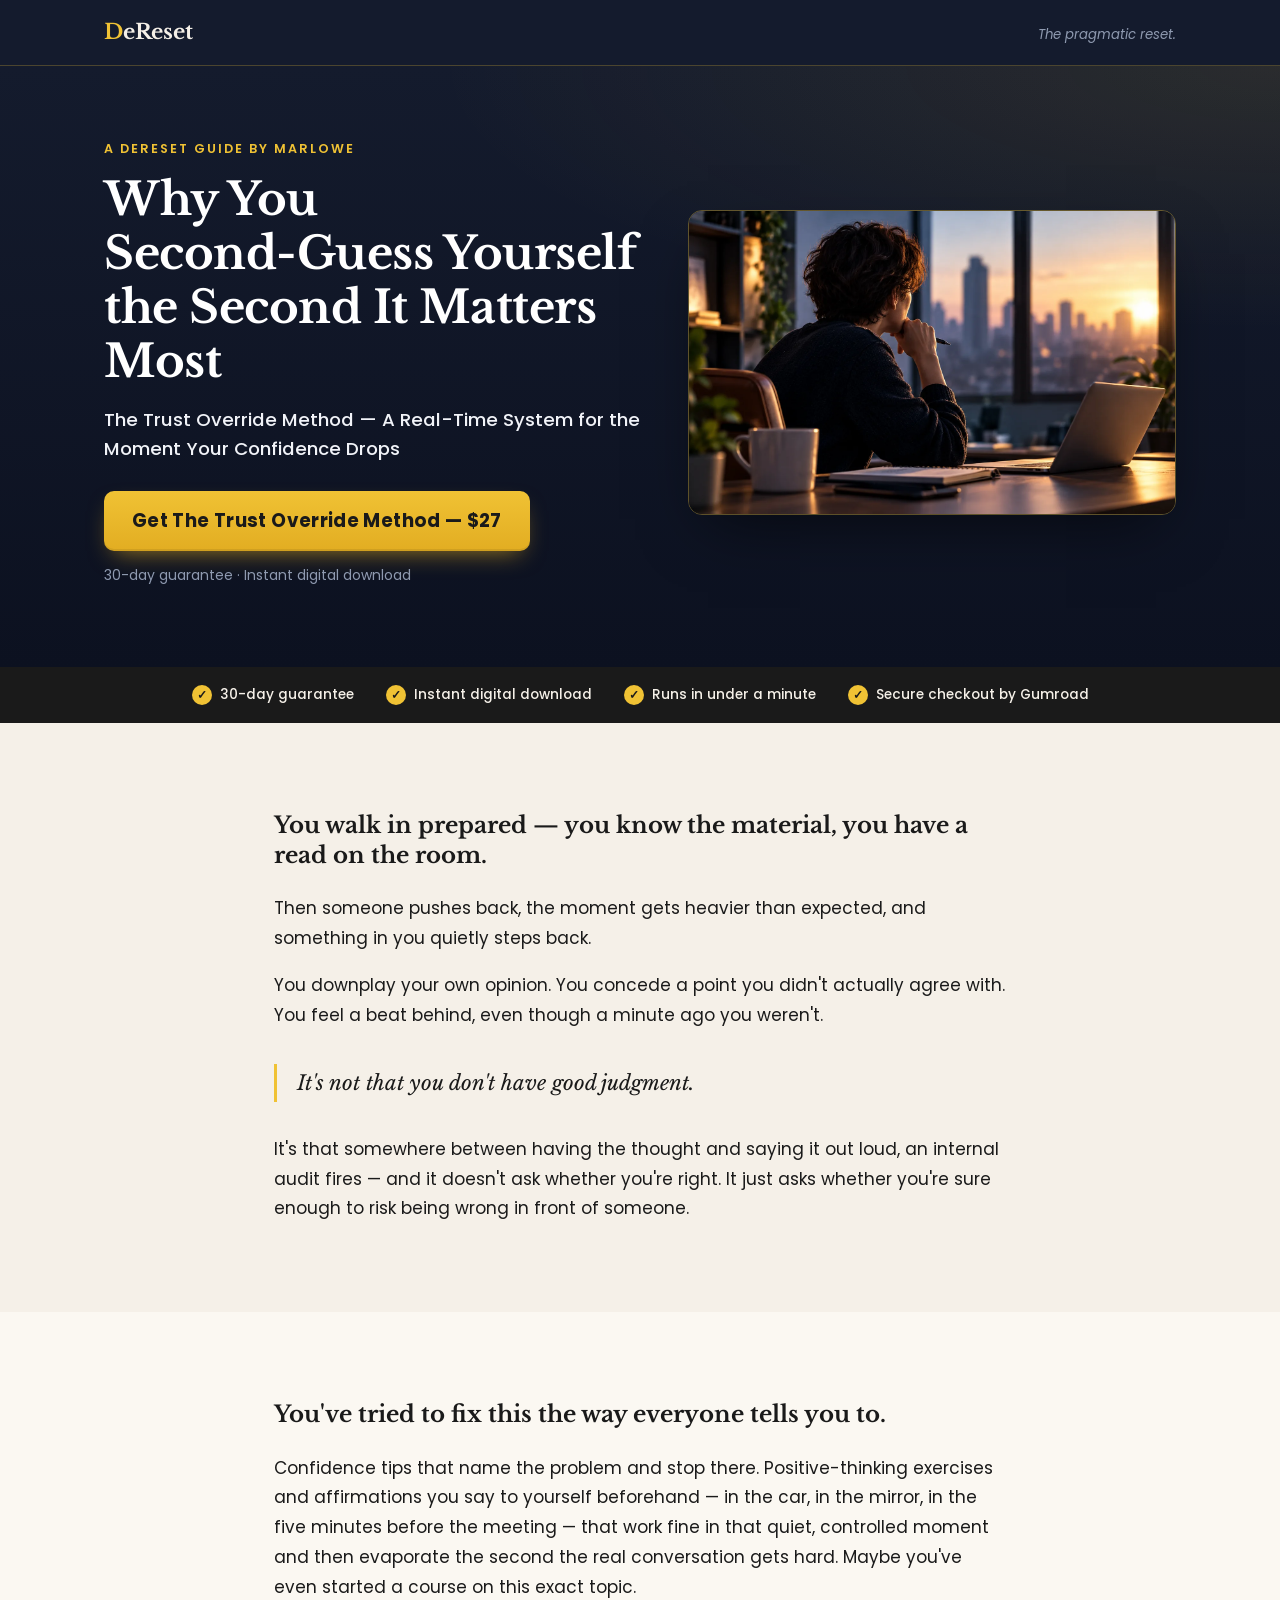
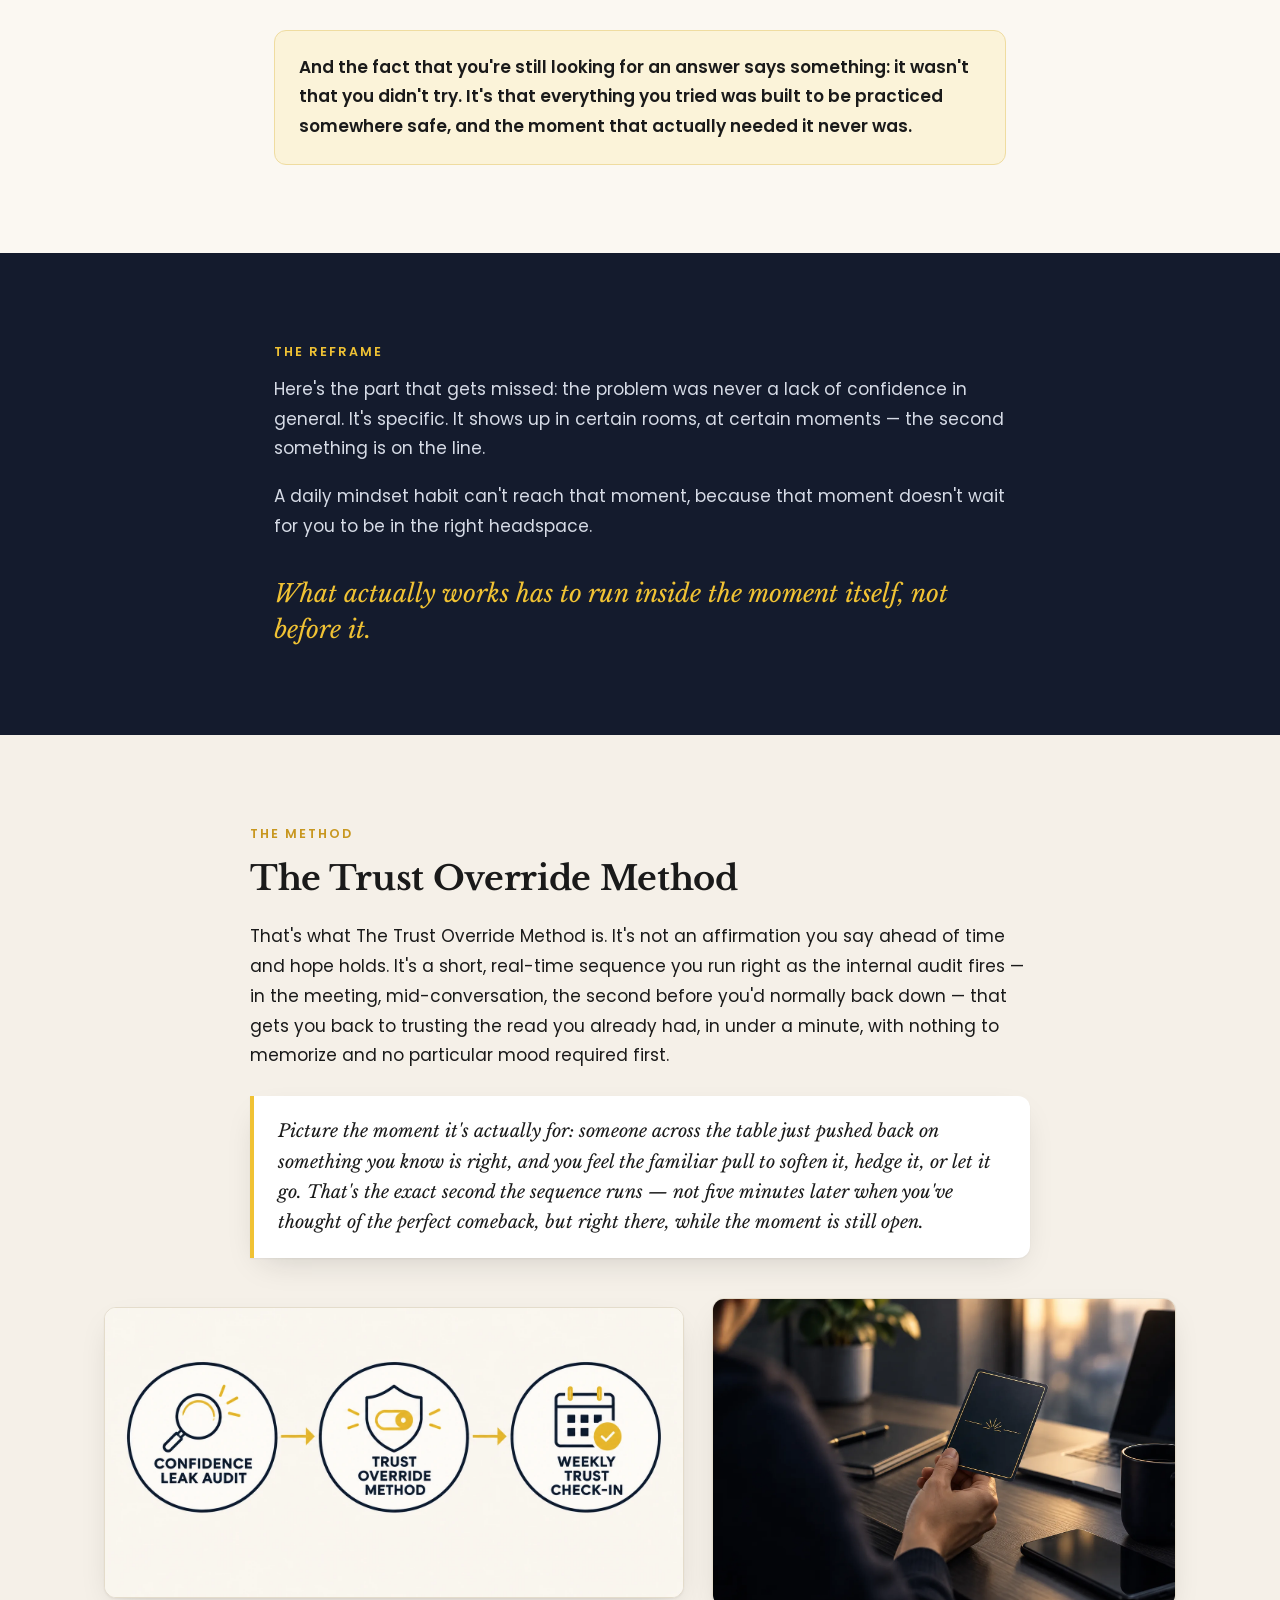
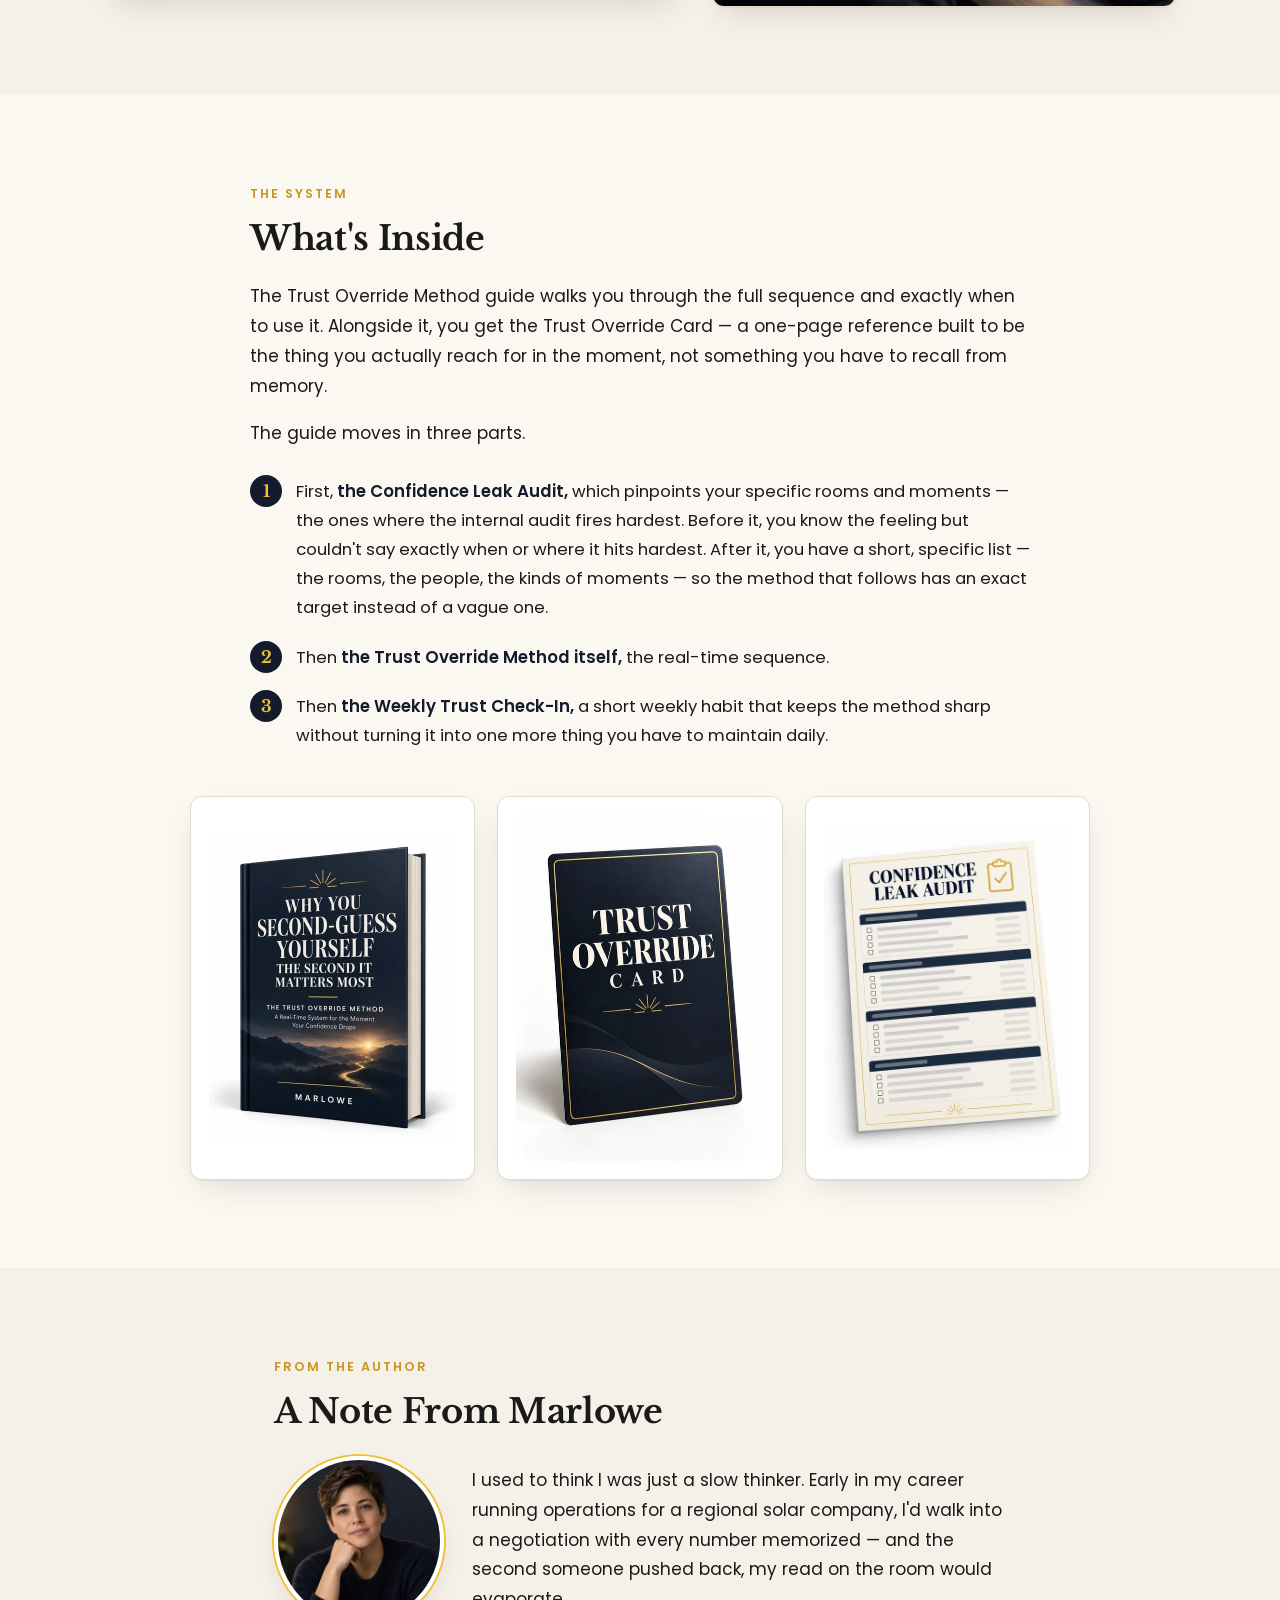
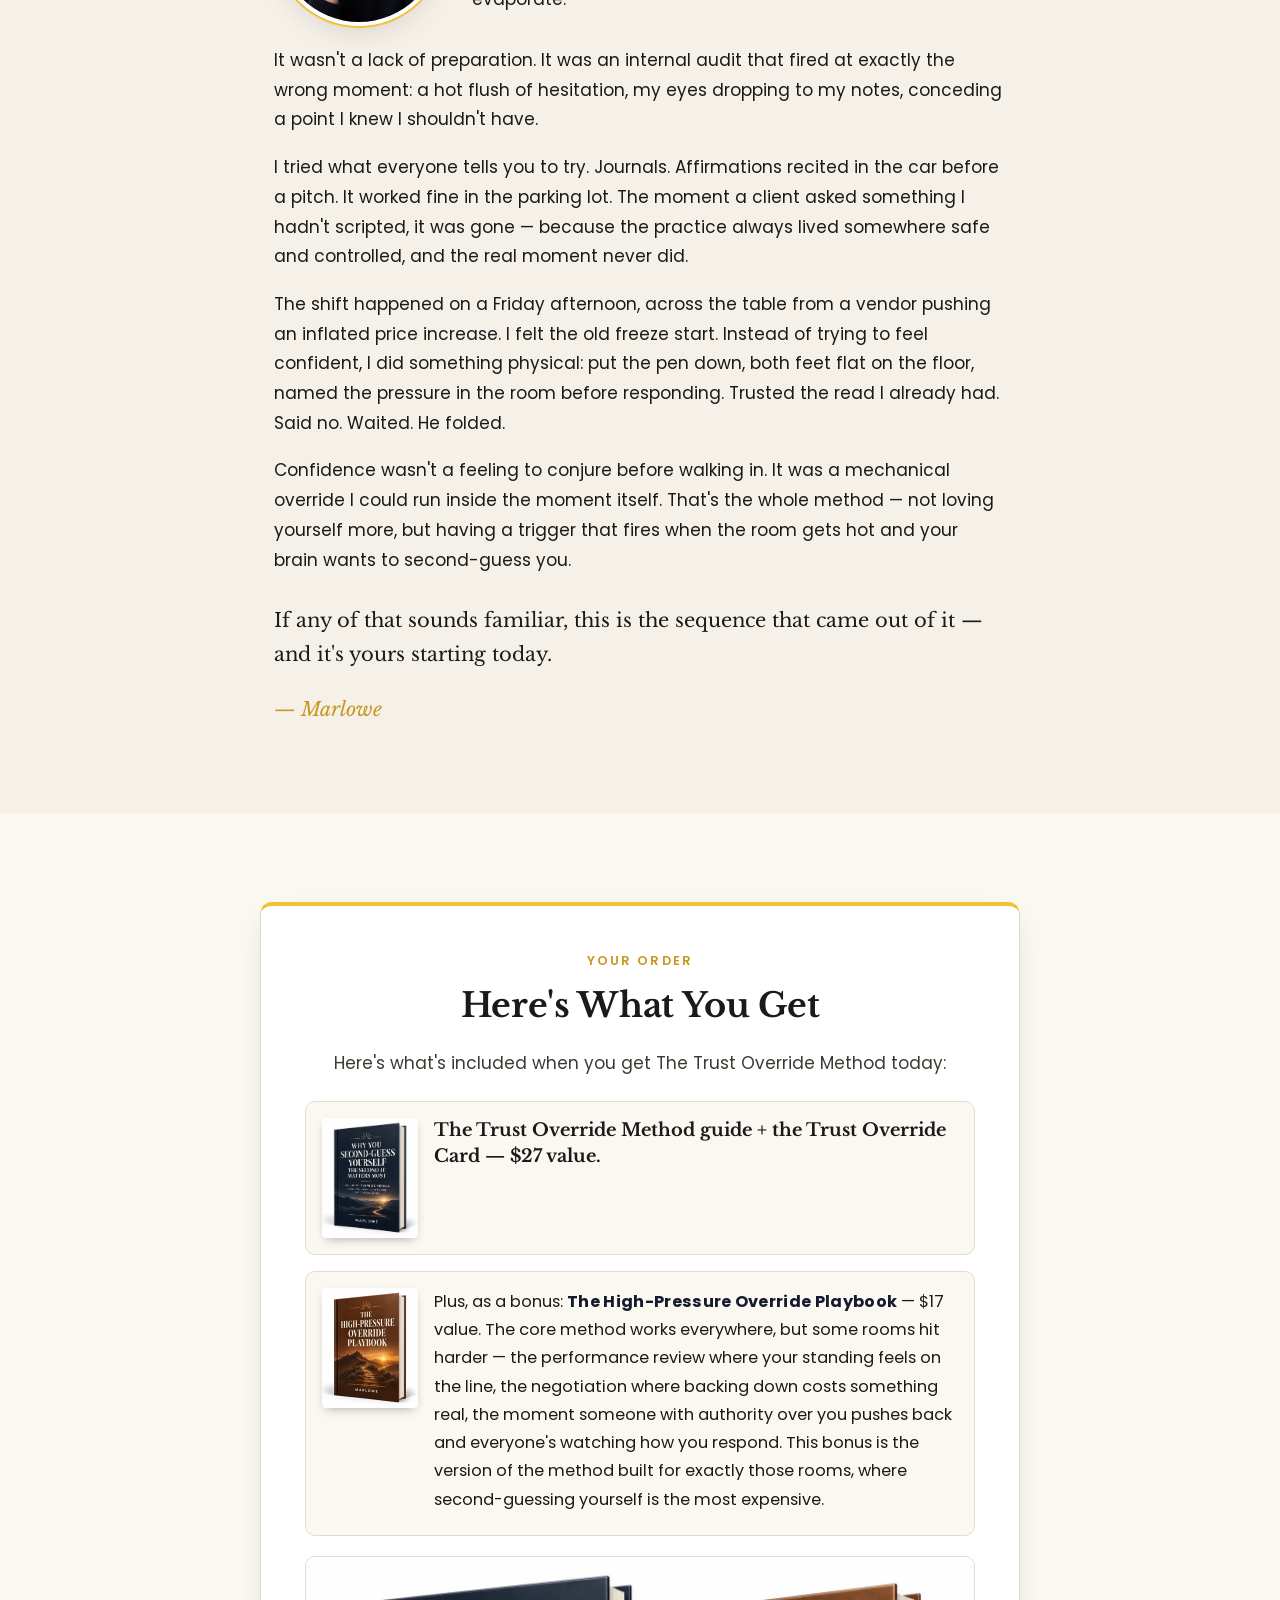
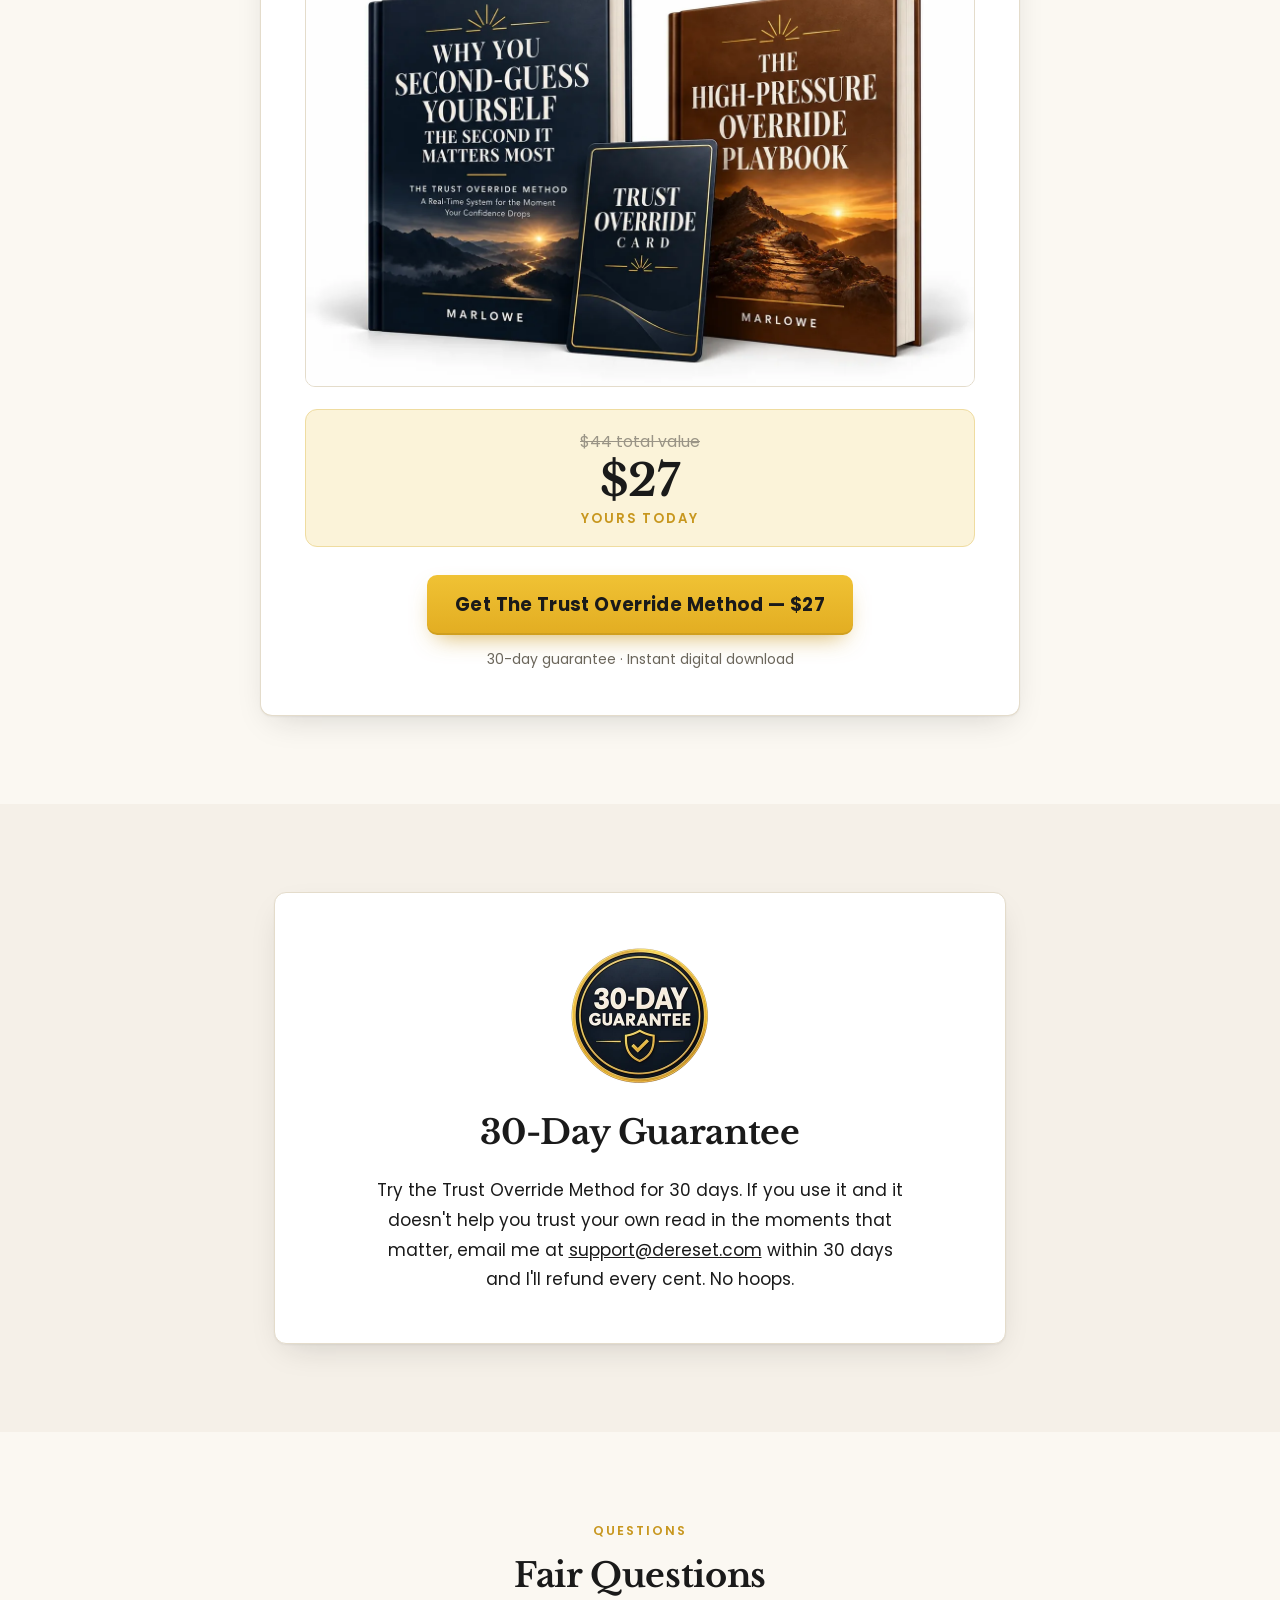
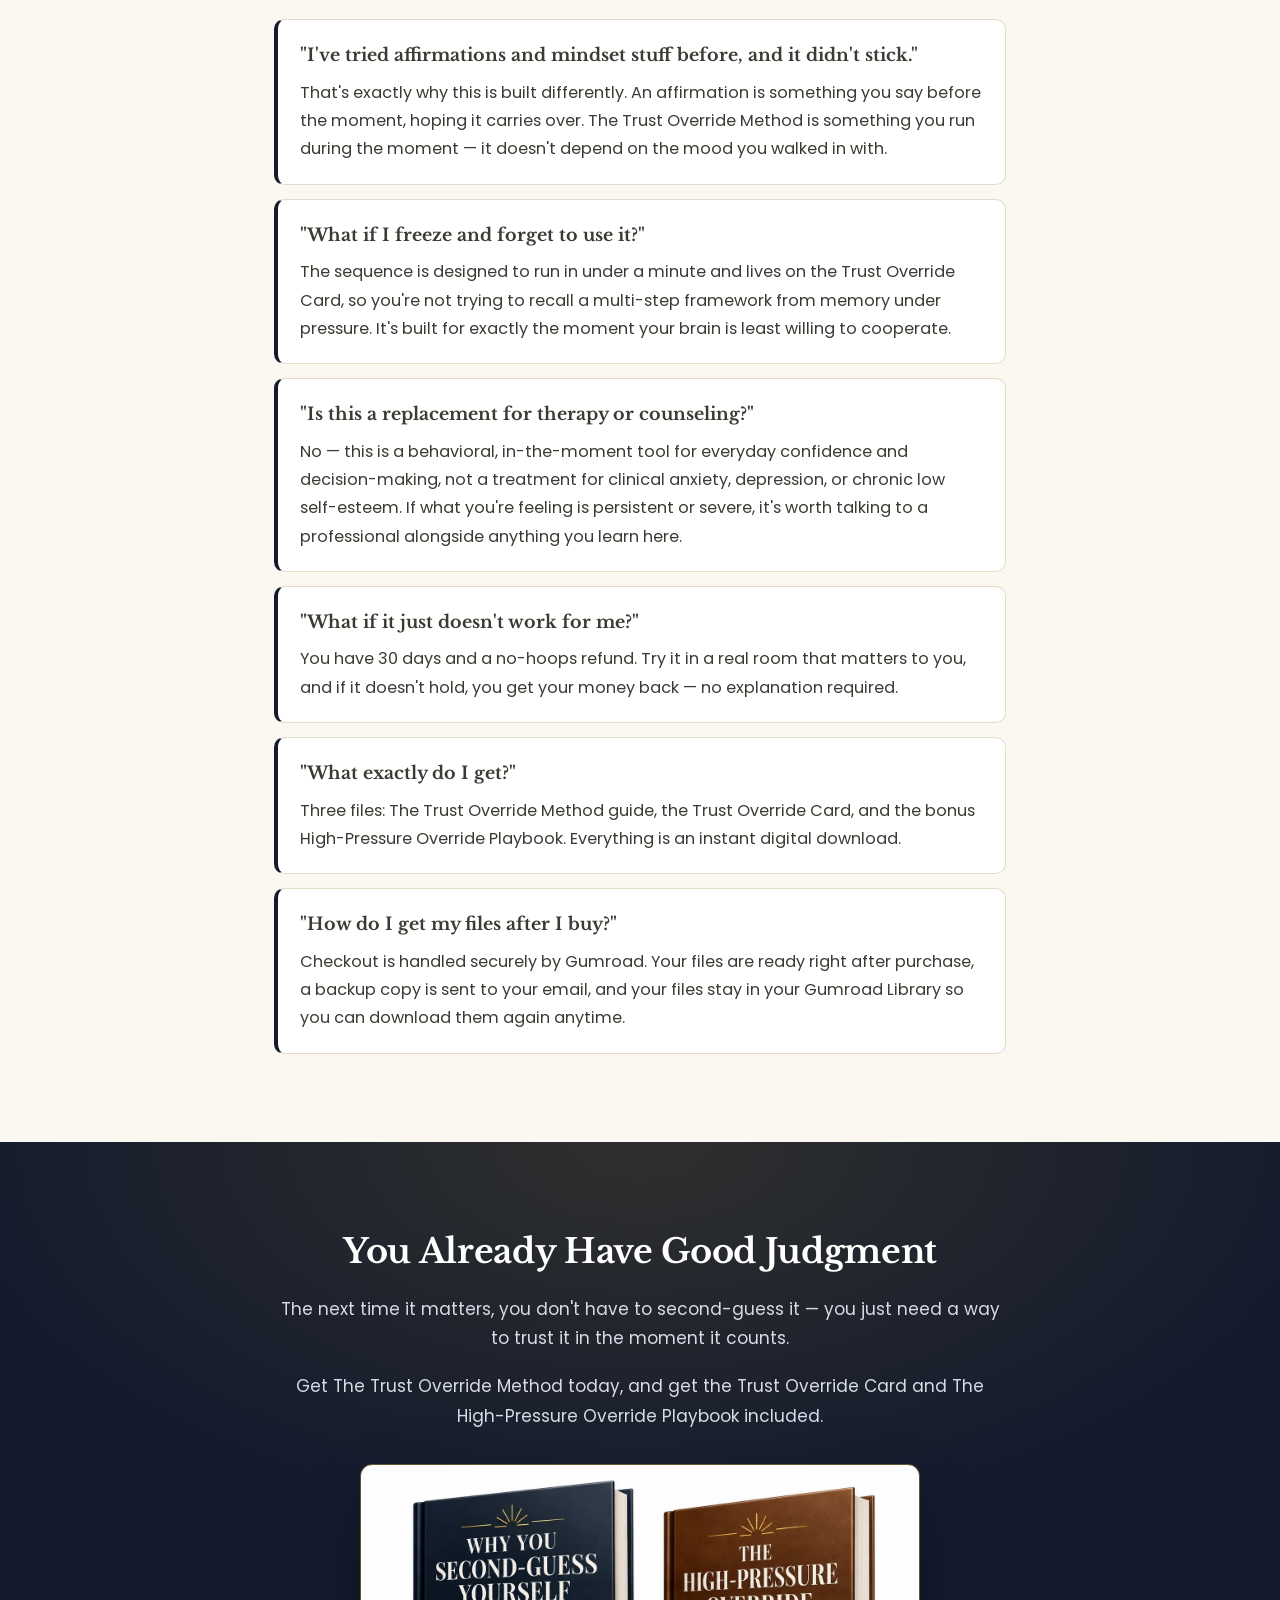
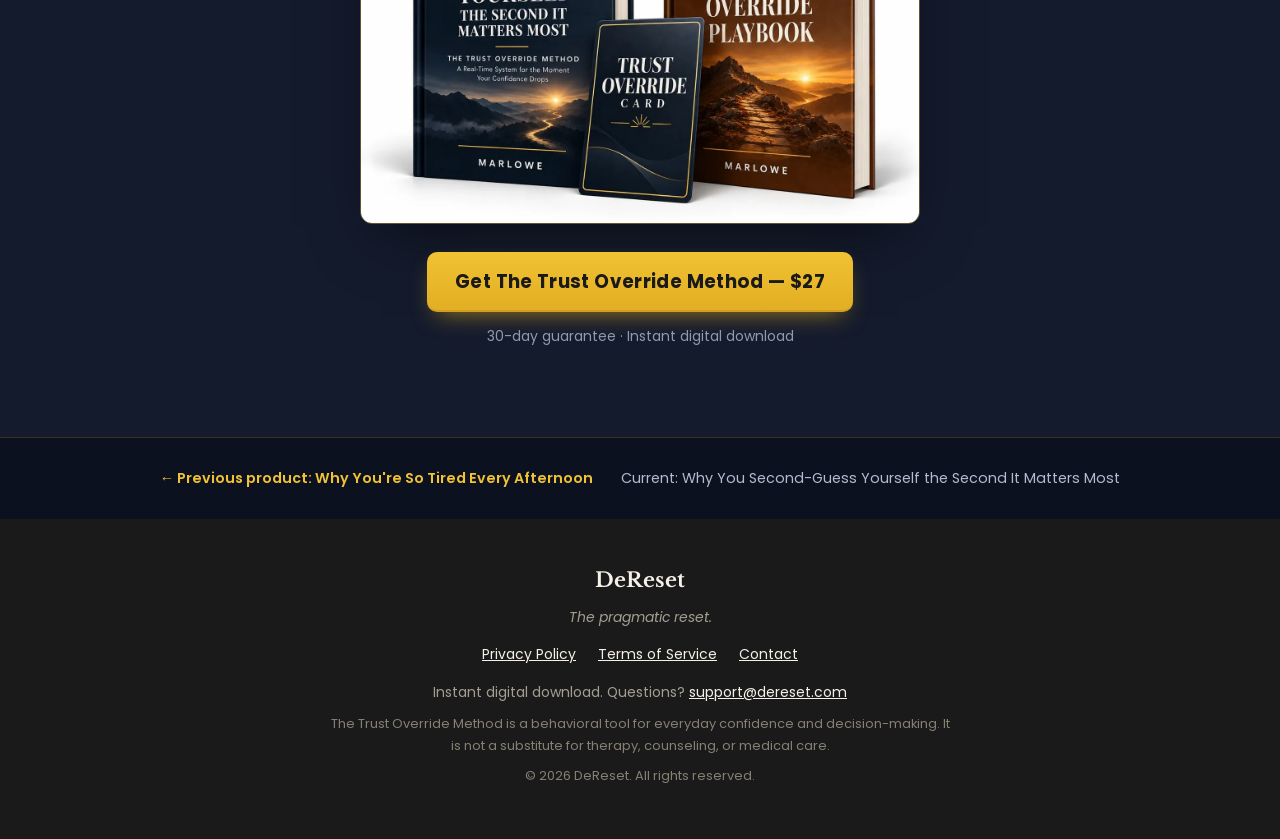
<file: index.html>
<!DOCTYPE html>
<html lang="en">
<head>
<meta charset="UTF-8">
<meta name="viewport" content="width=device-width, initial-scale=1.0">
<title>Why You Second-Guess Yourself the Second It Matters Most — The Trust Override Method | DeReset</title>
<meta name="description" content="The Trust Override Method — A Real-Time System for the Moment Your Confidence Drops. A short, real-time sequence you run right as the internal audit fires. 30-day guarantee.">
<link rel="canonical" href="https://trust-override-method.dereset.com/">
<meta name="theme-color" content="#141b2d">
<meta property="og:type" content="product">
<meta property="og:site_name" content="DeReset">
<meta property="og:title" content="Why You Second-Guess Yourself the Second It Matters Most">
<meta property="og:description" content="The Trust Override Method — A Real-Time System for the Moment Your Confidence Drops.">
<meta property="og:url" content="https://trust-override-method.dereset.com/">
<meta property="og:image" content="https://trust-override-method.dereset.com/assets/hero-high-pressure-moment.webp">
<meta name="twitter:card" content="summary_large_image">
<link href="https://fonts.googleapis.com" rel="preconnect">
<link crossorigin="" href="https://fonts.gstatic.com" rel="preconnect">
<link href="https://fonts.googleapis.com/css2?family=Libre+Baskerville:ital,wght@0,400;0,700;1,400&amp;family=Poppins:wght@400;500;600;700&amp;display=swap" rel="stylesheet">
<link href="styles/sales.css" rel="stylesheet">
</head>
<body>

<a class="skip-link" href="#main">Skip to content</a>

<header class="brand-bar">
  <div class="container brand-bar-inner">
    <a class="brand-mark" href="https://dereset.com/">DeReset</a>
    <span class="brand-tag">The pragmatic reset.</span>
  </div>
</header>

<main id="main">

<section id="hero" class="hero">
  <div class="container hero-grid">
    <div class="hero-copy">
      <p class="eyebrow eyebrow-gold">A DeReset guide by Marlowe</p>
      <h1>Why You <span class="nowrap">Second-Guess</span> Yourself the Second It Matters Most</h1>
      <p class="subheadline">The Trust Override Method — A Real-Time System for the Moment Your Confidence Drops</p>
      <a class="cta-btn" href="https://dereset.gumroad.com/l/trust-override-method">Get The Trust Override Method — $27</a>
      <p class="cta-btn-sub">30-day guarantee · Instant digital download</p>
    </div>
    <figure class="hero-media">
      <img src="assets/hero-high-pressure-moment.webp" alt="Hero visual showing a high-pressure moment when an internal audit fires." width="1520" height="951">
    </figure>
  </div>
</section>

<div class="trust-strip">
  <ul class="container trust-list">
    <li><span class="trust-icon" aria-hidden="true">✓</span>30-day guarantee</li>
    <li><span class="trust-icon" aria-hidden="true">✓</span>Instant digital download</li>
    <li><span class="trust-icon" aria-hidden="true">✓</span>Runs in under a minute</li>
    <li><span class="trust-icon" aria-hidden="true">✓</span>Secure checkout by Gumroad</li>
  </ul>
</div>

<section id="pain" class="band band-cream">
  <div class="container narrow prose">
    <p class="lead">You walk in prepared — you know the material, you have a read on the room.</p>
    <p>Then someone pushes back, the moment gets heavier than expected, and something in you quietly steps back.</p>
    <p>You downplay your own opinion. You concede a point you didn't actually agree with. You feel a beat behind, even though a minute ago you weren't.</p>
    <p class="pull">It's not that you don't have good judgment.</p>
    <p>It's that somewhere between having the thought and saying it out loud, an internal audit fires — and it doesn't ask whether you're right. It just asks whether you're sure enough to risk being wrong in front of someone.</p>
  </div>
</section>

<section id="agitation" class="band band-paper">
  <div class="container narrow prose">
    <p class="lead">You've tried to fix this the way everyone tells you to.</p>
    <p>Confidence tips that name the problem and stop there. Positive-thinking exercises and affirmations you say to yourself beforehand — in the car, in the mirror, in the five minutes before the meeting — that work fine in that quiet, controlled moment and then evaporate the second the real conversation gets hard. Maybe you've even started a course on this exact topic.</p>
    <p class="callout"><strong>And the fact that you're still looking for an answer says something: it wasn't that you didn't try. It's that everything you tried was built to be practiced somewhere safe, and the moment that actually needed it never was.</strong></p>
  </div>
</section>

<section id="reframe" class="band band-dark">
  <div class="container narrow prose">
    <p class="eyebrow eyebrow-gold">The reframe</p>
    <p>Here's the part that gets missed: the problem was never a lack of confidence in general. It's specific. It shows up in certain rooms, at certain moments — the second something is on the line.</p>
    <p>A daily mindset habit can't reach that moment, because that moment doesn't wait for you to be in the right headspace.</p>
    <p class="big-question"><strong>What actually works has to run inside the moment itself, not before it.</strong></p>
  </div>
</section>

<section id="mechanism" class="band band-cream">
  <div class="container">
    <div class="narrow prose mech-copy">
      <p class="eyebrow">The method</p>
      <h2>The Trust Override Method</h2>
      <p>That's what The Trust Override Method is. It's not an affirmation you say ahead of time and hope holds. It's a short, real-time sequence you run right as the internal audit fires — in the meeting, mid-conversation, the second before you'd normally back down — that gets you back to trusting the read you already had, in under a minute, with nothing to memorize and no particular mood required first.</p>
      <p class="quote-card">Picture the moment it's actually for: someone across the table just pushed back on something you know is right, and you feel the familiar pull to soften it, hedge it, or let it go. That's the exact second the sequence runs — not five minutes later when you've thought of the perfect comeback, but right there, while the moment is still open.</p>
    </div>
    <div class="mech-figs">
      <figure class="mech-diagram">
        <img src="assets/method-sequence-diagram.webp" alt="Three-part Trust Override Method sequence diagram." width="1520" height="760" loading="lazy">
      </figure>
      <figure class="mech-photo">
        <img src="assets/moment-of-use-vignette.webp" alt="Moment-of-use vignette showing the Trust Override Card in context." width="1520" height="1013" loading="lazy">
      </figure>
    </div>
  </div>
</section>

<section id="whats-inside" class="band band-paper">
  <div class="container">
    <div class="narrow prose inside-copy">
      <p class="eyebrow">The system</p>
      <h2>What's Inside</h2>
      <p>The Trust Override Method guide walks you through the full sequence and exactly when to use it. Alongside it, you get the Trust Override Card — a one-page reference built to be the thing you actually reach for in the moment, not something you have to recall from memory.</p>
      <p>The guide moves in three parts.</p>
      <ol class="numbered">
        <li>First, <strong>the Confidence Leak Audit,</strong> which pinpoints your specific rooms and moments — the ones where the internal audit fires hardest. Before it, you know the feeling but couldn't say exactly when or where it hits hardest. After it, you have a short, specific list — the rooms, the people, the kinds of moments — so the method that follows has an exact target instead of a vague one.</li>
        <li>Then <strong>the Trust Override Method itself,</strong> the real-time sequence.</li>
        <li>Then <strong>the Weekly Trust Check-In,</strong> a short weekly habit that keeps the method sharp without turning it into one more thing you have to maintain daily.</li>
      </ol>
    </div>
    <div class="mockup-grid">
      <figure class="mockup-card">
        <img src="assets/core-guide-mockup.webp" alt="Trust Override Method core guide mockup." width="494" height="618" loading="lazy">
      </figure>
      <figure class="mockup-card">
        <img src="assets/trust-override-card-mockup.webp" alt="Trust Override Card standalone companion mockup." width="494" height="692" loading="lazy">
      </figure>
      <figure class="mockup-card">
        <img src="assets/confidence-leak-audit-preview.webp" alt="Confidence Leak Audit worksheet preview." width="532" height="692" loading="lazy">
      </figure>
    </div>
  </div>
</section>

<section id="creator-story" class="band band-cream">
  <div class="container narrow prose">
    <p class="eyebrow">From the author</p>
    <h2>A Note From Marlowe</h2>
    <div class="creator-intro">
      <img class="creator-photo" src="assets/creator-portrait-marlowe.webp" alt="Creator portrait for Marlowe." width="340" height="340" loading="lazy">
      <div>
        <p>I used to think I was just a slow thinker. Early in my career running operations for a regional solar company, I'd walk into a negotiation with every number memorized — and the second someone pushed back, my read on the room would evaporate.</p>
      </div>
    </div>
    <p>It wasn't a lack of preparation. It was an internal audit that fired at exactly the wrong moment: a hot flush of hesitation, my eyes dropping to my notes, conceding a point I knew I shouldn't have.</p>
    <p>I tried what everyone tells you to try. Journals. Affirmations recited in the car before a pitch. It worked fine in the parking lot. The moment a client asked something I hadn't scripted, it was gone — because the practice always lived somewhere safe and controlled, and the real moment never did.</p>
    <p>The shift happened on a Friday afternoon, across the table from a vendor pushing an inflated price increase. I felt the old freeze start. Instead of trying to feel confident, I did something physical: put the pen down, both feet flat on the floor, named the pressure in the room before responding. Trusted the read I already had. Said no. Waited. He folded.</p>
    <p>Confidence wasn't a feeling to conjure before walking in. It was a mechanical override I could run inside the moment itself. That's the whole method — not loving yourself more, but having a trigger that fires when the room gets hot and your brain wants to second-guess you.</p>
    <p class="signoff">If any of that sounds familiar, this is the sequence that came out of it — and it's yours starting today.</p>
    <p class="signature">— Marlowe</p>
  </div>
</section>

<section id="offer-stack" class="band band-paper">
  <div class="container">
    <div class="offer-card">
      <p class="eyebrow center">Your order</p>
      <h2 class="center">Here's What You Get</h2>
      <p class="center offer-intro">Here's what's included when you get The Trust Override Method today:</p>
      <div class="offer-items">
        <div class="offer-item">
          <img src="assets/core-guide-mockup.webp" alt="" width="494" height="618" class="offer-thumb" loading="lazy">
          <div>
            <p class="offer-item-title">The Trust Override Method guide + the Trust Override Card — $27 value.</p>
          </div>
        </div>
        <div class="offer-item">
          <img src="assets/bonus-playbook-mockup.webp" alt="The High-Pressure Override Playbook bonus mockup." width="192" height="240" class="offer-thumb" loading="lazy">
          <div>
            <p>Plus, as a bonus: <strong class="bonus-label">The High-Pressure Override Playbook</strong> — $17 value. The core method works everywhere, but some rooms hit harder — the performance review where your standing feels on the line, the negotiation where backing down costs something real, the moment someone with authority over you pushes back and everyone's watching how you respond. This bonus is the version of the method built for exactly those rooms, where second-guessing yourself is the most expensive.</p>
          </div>
        </div>
      </div>
      <figure class="offer-hero">
        <img src="assets/bundle-composite.webp" alt="Bundle composite showing the core guide, Trust Override Card, and bonus playbook." width="1356" height="872" loading="lazy">
      </figure>
      <div class="price-block">
        <p class="price-value"><del>$44 total value</del></p>
        <p class="price-final">$27</p>
        <p class="price-note">yours today</p>
      </div>
      <a class="cta-btn" href="https://dereset.gumroad.com/l/trust-override-method">Get The Trust Override Method — $27</a>
      <p class="cta-btn-sub">30-day guarantee · Instant digital download</p>
    </div>
  </div>
</section>

<section id="guarantee" class="band band-cream">
  <div class="container narrow">
    <div class="guarantee-box">
      <img class="guarantee-seal" src="assets/guarantee-seal-30-day.webp" alt="30-day guarantee seal." width="300" height="300" loading="lazy">
      <h2>30-Day Guarantee</h2>
      <p>Try the Trust Override Method for 30 days. If you use it and it doesn't help you trust your own read in the moments that matter, email me at <a href="mailto:support@dereset.com">support@dereset.com</a> within 30 days and I'll refund every cent. No hoops.</p>
    </div>
  </div>
</section>

<section id="objections" class="band band-paper">
  <div class="container narrow">
    <p class="eyebrow center">Questions</p>
    <h2 class="center">Fair Questions</h2>
    <div class="faq">
      <div class="objection">
        <p class="objection-q">"I've tried affirmations and mindset stuff before, and it didn't stick."</p>
        <p>That's exactly why this is built differently. An affirmation is something you say before the moment, hoping it carries over. The Trust Override Method is something you run during the moment — it doesn't depend on the mood you walked in with.</p>
      </div>
      <div class="objection">
        <p class="objection-q">"What if I freeze and forget to use it?"</p>
        <p>The sequence is designed to run in under a minute and lives on the Trust Override Card, so you're not trying to recall a multi-step framework from memory under pressure. It's built for exactly the moment your brain is least willing to cooperate.</p>
      </div>
      <div class="objection">
        <p class="objection-q">"Is this a replacement for therapy or counseling?"</p>
        <p>No — this is a behavioral, in-the-moment tool for everyday confidence and decision-making, not a treatment for clinical anxiety, depression, or chronic low self-esteem. If what you're feeling is persistent or severe, it's worth talking to a professional alongside anything you learn here.</p>
      </div>
      <div class="objection">
        <p class="objection-q">"What if it just doesn't work for me?"</p>
        <p>You have 30 days and a no-hoops refund. Try it in a real room that matters to you, and if it doesn't hold, you get your money back — no explanation required.</p>
      </div>
      <div class="objection">
        <p class="objection-q">"What exactly do I get?"</p>
        <p>Three files: The Trust Override Method guide, the Trust Override Card, and the bonus High-Pressure Override Playbook. Everything is an instant digital download.</p>
      </div>
      <div class="objection">
        <p class="objection-q">"How do I get my files after I buy?"</p>
        <p>Checkout is handled securely by Gumroad. Your files are ready right after purchase, a backup copy is sent to your email, and your files stay in your Gumroad Library so you can download them again anytime.</p>
      </div>
    </div>
  </div>
</section>

<section id="cta-close" class="band band-dark">
  <div class="container narrow prose center-block">
    <h2>You Already Have Good Judgment</h2>
    <p>The next time it matters, you don't have to second-guess it — you just need a way to trust it in the moment it counts.</p>
    <p>Get The Trust Override Method today, and get the Trust Override Card and The High-Pressure Override Playbook included.</p>
    <figure class="close-media">
      <img src="assets/bundle-composite.webp" alt="Bundle composite showing the core guide, Trust Override Card, and bonus playbook." width="1356" height="872" loading="lazy">
    </figure>
    <a class="cta-btn" href="https://dereset.gumroad.com/l/trust-override-method">Get The Trust Override Method — $27</a>
    <p class="cta-btn-sub">30-day guarantee · Instant digital download</p>
  </div>
</section>

</main>

<nav class="product-nav" aria-label="DeReset product navigation">
  <div class="container product-nav-inner">
    <a href="https://midday-reset-protocol.dereset.com/">← Previous product: Why You're So Tired Every Afternoon</a>
    <span class="current">Current: Why You Second-Guess Yourself the Second It Matters Most</span>
  </div>
</nav>

<footer class="site-footer">
  <div class="container">
    <p class="footer-brand"><a href="https://dereset.com/">DeReset</a></p>
    <p class="footer-tag">The pragmatic reset.</p>
    <nav class="footer-links" aria-label="Legal">
      <a href="https://dereset.com/privacy">Privacy Policy</a>
      <a href="https://dereset.com/terms">Terms of Service</a>
      <a href="https://dereset.com/contact">Contact</a>
    </nav>
    <p>Instant digital download. Questions? <a href="mailto:support@dereset.com">support@dereset.com</a></p>
    <p class="footer-fine">The Trust Override Method is a behavioral tool for everyday confidence and decision-making. It is not a substitute for therapy, counseling, or medical care.</p>
    <p class="footer-fine">© 2026 DeReset. All rights reserved.</p>
  </div>
</footer>

</body>
</html>
</file>
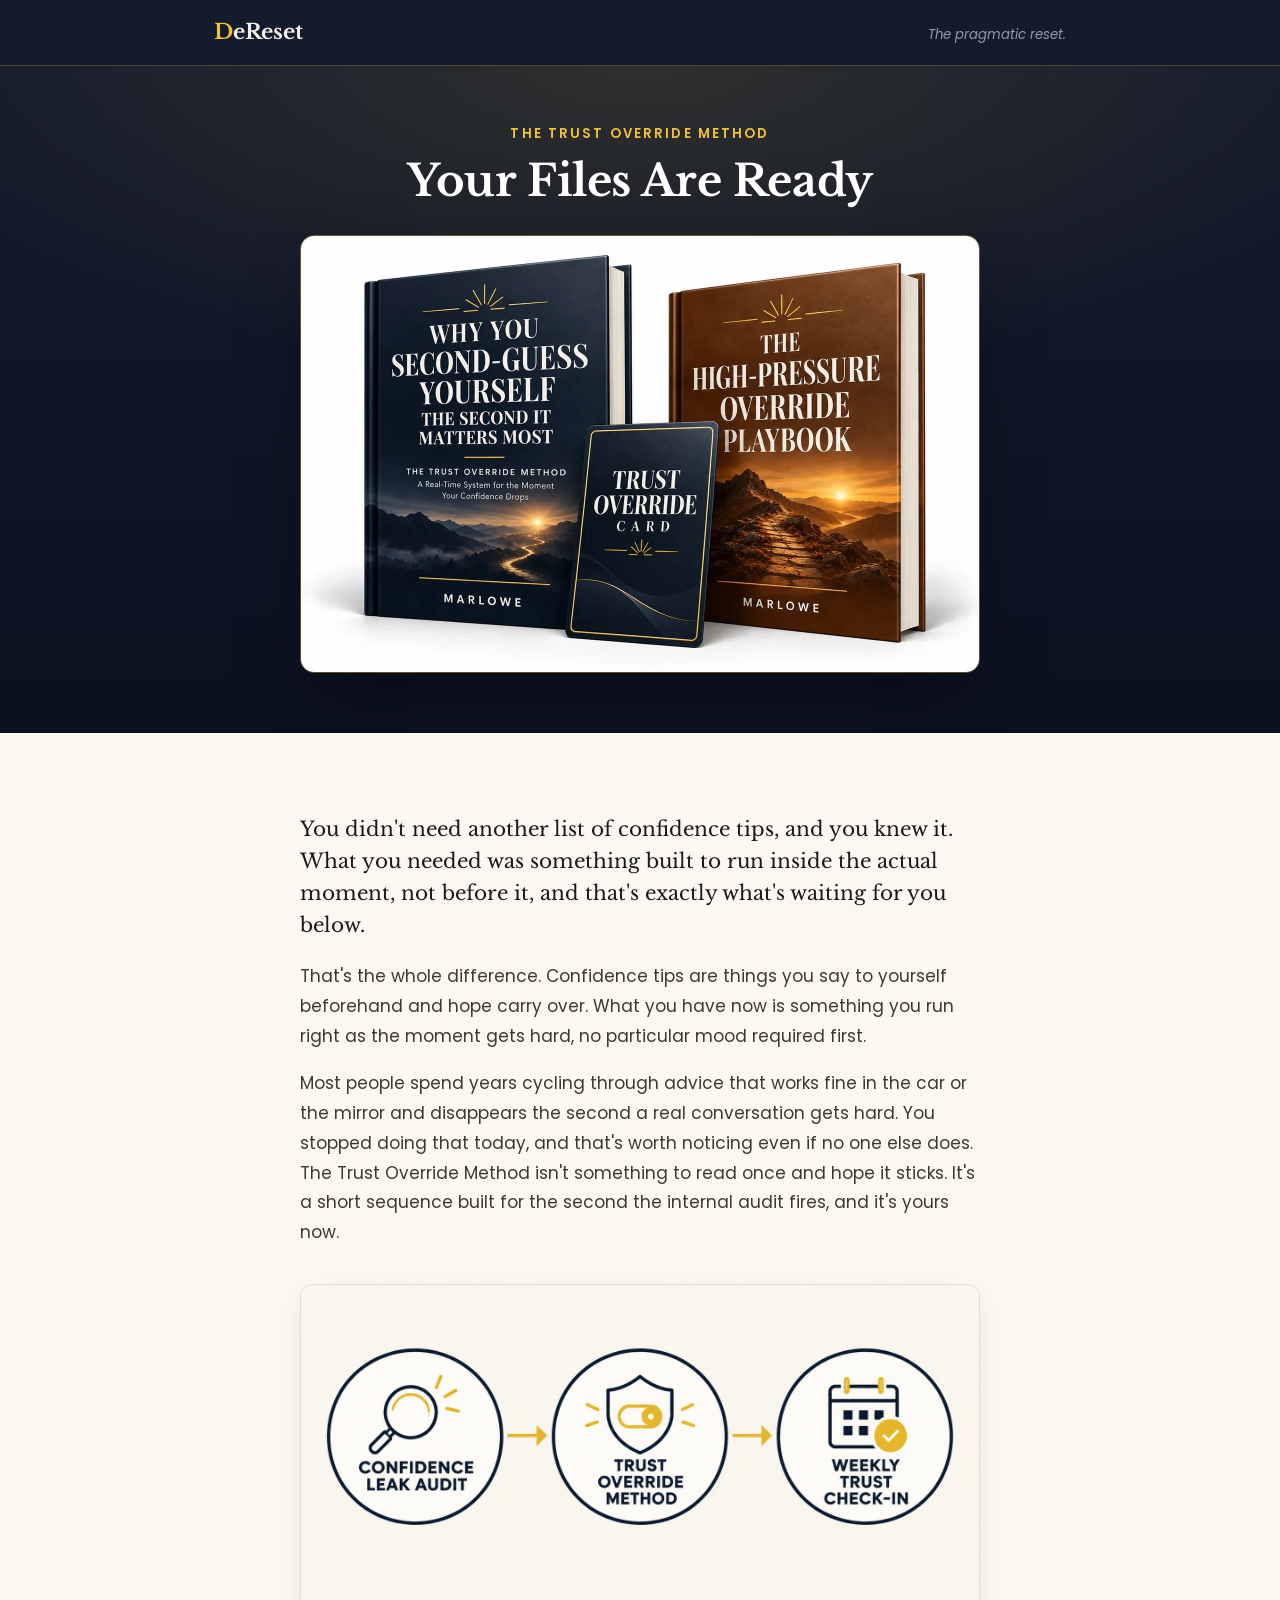
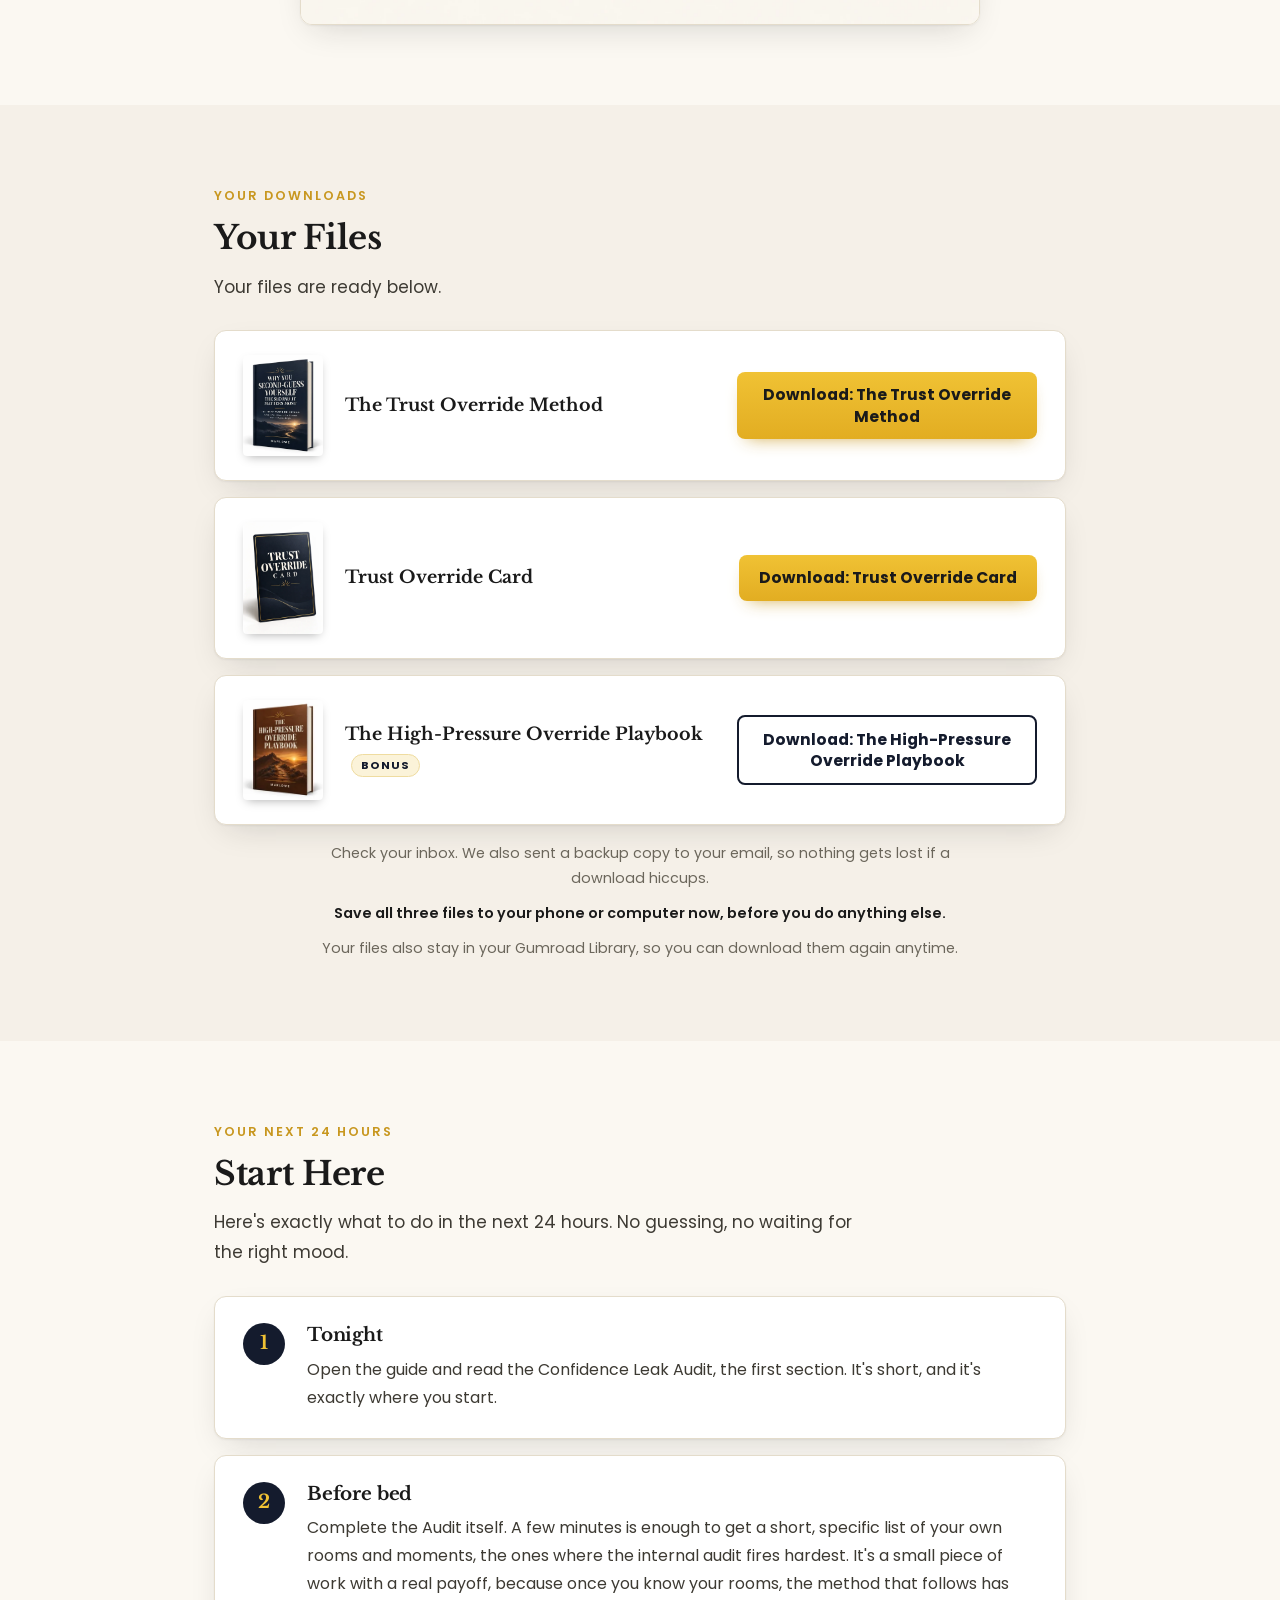
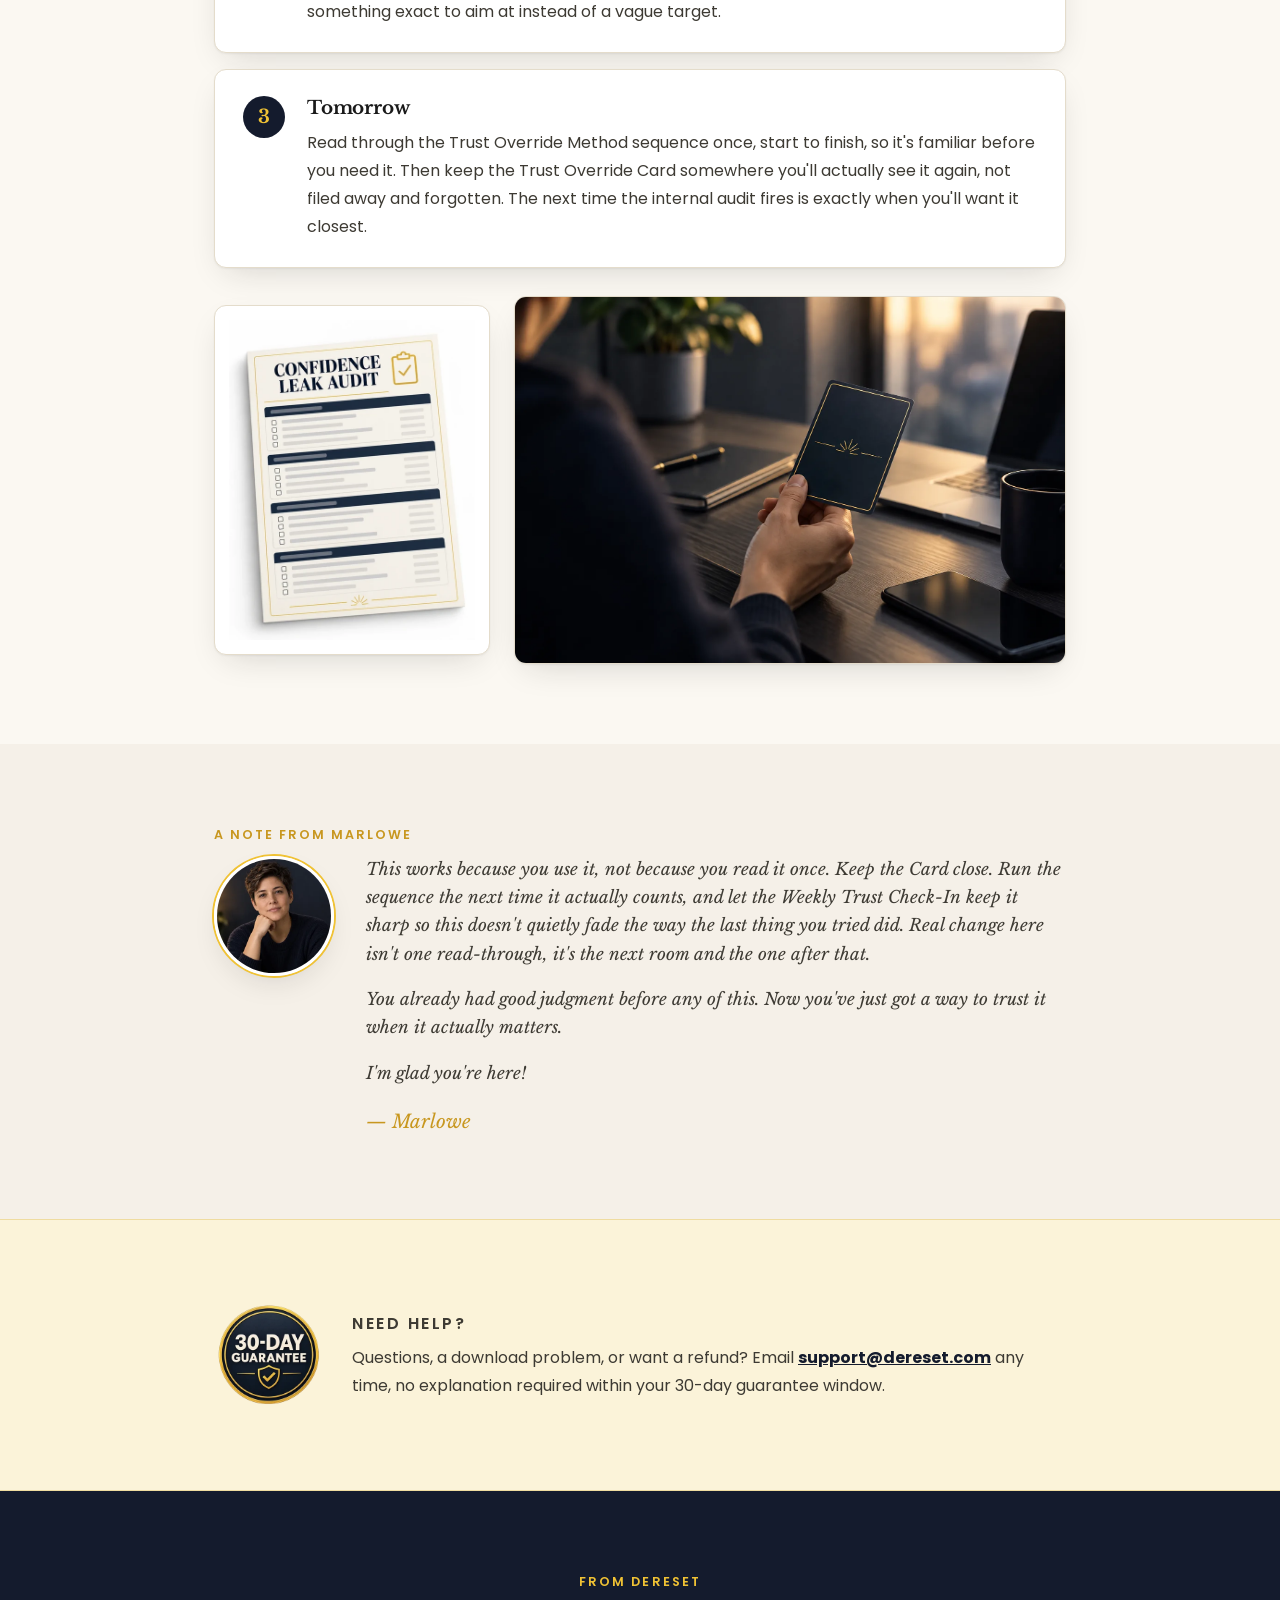
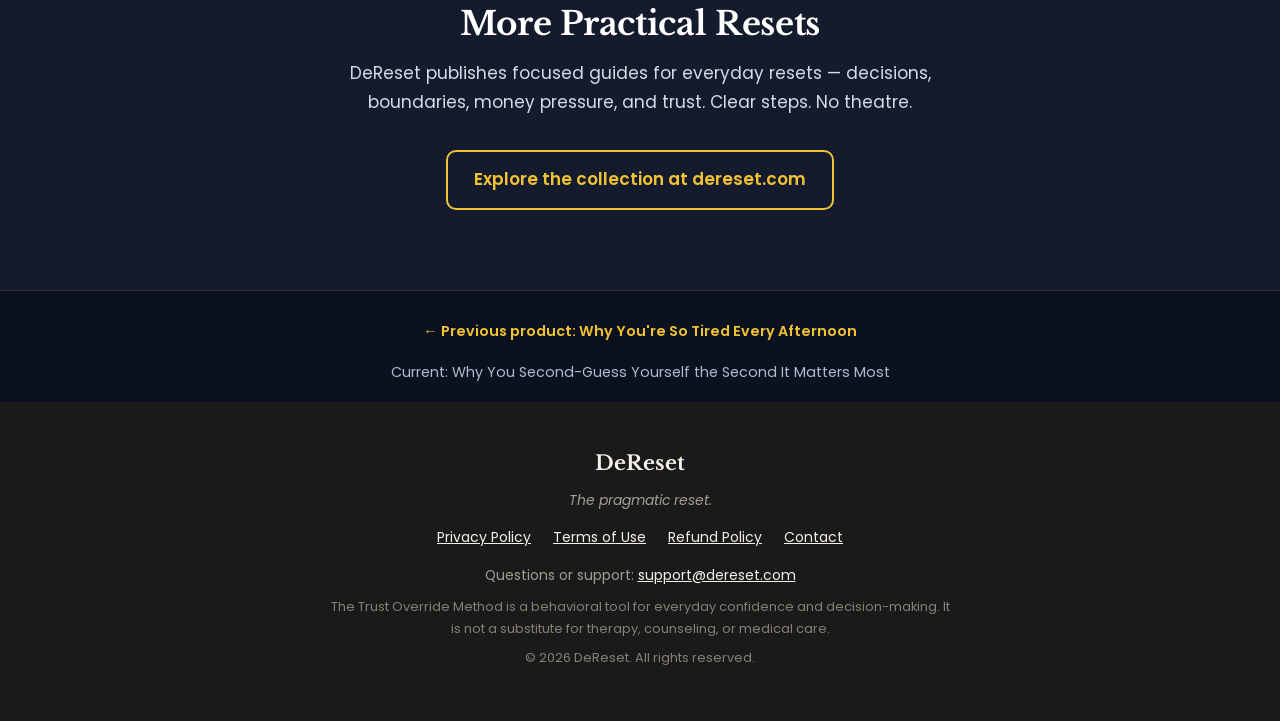
<file: thank-you.html>
<!DOCTYPE html>
<html lang="en">
<head>
<meta charset="UTF-8">
<meta name="viewport" content="width=device-width, initial-scale=1.0">
<title>Your Trust Override Method Files Are Ready | DeReset</title>
<meta name="robots" content="noindex">
<meta name="theme-color" content="#141b2d">
<link href="https://fonts.googleapis.com" rel="preconnect">
<link crossorigin="" href="https://fonts.gstatic.com" rel="preconnect">
<link href="https://fonts.googleapis.com/css2?family=Libre+Baskerville:ital,wght@0,400;0,700;1,400&amp;family=Poppins:wght@400;500;600;700&amp;display=swap" rel="stylesheet">
<link href="styles/thank-you.css" rel="stylesheet">
</head>
<body>

<a class="skip-link" href="#main">Skip to content</a>

<header class="brand-bar">
  <div class="container brand-bar-inner">
    <a class="brand-mark" href="https://dereset.com/">DeReset</a>
    <span class="brand-tag">The pragmatic reset.</span>
  </div>
</header>

<main id="main">

<section id="ty-hero">
  <div class="container">
    <p class="hero-eyebrow">The Trust Override Method</p>
    <h1>Your Files Are Ready</h1>
    <figure class="ty-hero-media">
      <img src="assets/bundle-composite.webp" alt="Bundle composite showing the core guide, Trust Override Card, and bonus playbook." width="1356" height="872">
    </figure>
  </div>
</section>

<section id="ty-confirmation" class="band band-paper">
  <div class="container">
    <div class="ty-prose">
      <p class="ty-lead">You didn't need another list of confidence tips, and you knew it. What you needed was something built to run inside the actual moment, not before it, and that's exactly what's waiting for you below.</p>
      <p>That's the whole difference. Confidence tips are things you say to yourself beforehand and hope carry over. What you have now is something you run right as the moment gets hard, no particular mood required first.</p>
      <p>Most people spend years cycling through advice that works fine in the car or the mirror and disappears the second a real conversation gets hard. You stopped doing that today, and that's worth noticing even if no one else does. The Trust Override Method isn't something to read once and hope it sticks. It's a short sequence built for the second the internal audit fires, and it's yours now.</p>
    </div>
    <figure class="figure-wide">
      <img src="assets/method-sequence-diagram.webp" alt="Three-part Trust Override Method sequence diagram." width="1520" height="760" loading="lazy">
    </figure>
  </div>
</section>

<section id="ty-access" class="band band-cream">
  <div class="container">
    <p class="section-eyebrow">Your Downloads</p>
    <h2 class="section-title">Your Files</h2>
    <p class="section-intro">Your files are ready below.</p>

    <div class="download-block">
      <img class="dl-thumb" src="assets/core-guide-mockup.webp" alt="Trust Override Method core guide mockup." width="494" height="618" loading="lazy">
      <div class="dl-info">
        <p class="dl-title">The Trust Override Method</p>
      </div>
      <a href="https://gumroad.com/library" class="dl-btn">Download: The Trust Override Method</a>
    </div>

    <div class="download-block">
      <img class="dl-thumb" src="assets/trust-override-card-mockup.webp" alt="Trust Override Card standalone companion mockup." width="494" height="692" loading="lazy">
      <div class="dl-info">
        <p class="dl-title">Trust Override Card</p>
      </div>
      <a href="https://gumroad.com/library" class="dl-btn">Download: Trust Override Card</a>
    </div>

    <div class="download-block">
      <img class="dl-thumb" src="assets/bonus-playbook-mockup.webp" alt="The High-Pressure Override Playbook bonus mockup." width="192" height="240" loading="lazy">
      <div class="dl-info">
        <p class="dl-title">The High-Pressure Override Playbook <span class="tag">BONUS</span></p>
      </div>
      <a href="https://gumroad.com/library" class="dl-btn dl-btn-secondary">Download: The High-Pressure Override Playbook</a>
    </div>

    <p class="confirm-note">Check your inbox. We also sent a backup copy to your email, so nothing gets lost if a download hiccups.</p>
    <p class="confirm-note confirm-strong">Save all three files to your phone or computer now, before you do anything else.</p>
    <p class="confirm-note">Your files also stay in your Gumroad Library, so you can download them again anytime.</p>
  </div>
</section>

<section id="ty-start-here" class="band band-paper">
  <div class="container">
    <p class="section-eyebrow">Your next 24 hours</p>
    <h2 class="section-title">Start Here</h2>
    <p class="section-intro">Here's exactly what to do in the next 24 hours. No guessing, no waiting for the right mood.</p>

    <div class="start-step">
      <div class="step-number">1</div>
      <div class="step-body">
        <h3 class="step-title">Tonight</h3>
        <p class="step-desc">Open the guide and read the Confidence Leak Audit, the first section. It's short, and it's exactly where you start.</p>
      </div>
    </div>

    <div class="start-step">
      <div class="step-number">2</div>
      <div class="step-body">
        <h3 class="step-title">Before bed</h3>
        <p class="step-desc">Complete the Audit itself. A few minutes is enough to get a short, specific list of your own rooms and moments, the ones where the internal audit fires hardest. It's a small piece of work with a real payoff, because once you know your rooms, the method that follows has something exact to aim at instead of a vague target.</p>
      </div>
    </div>

    <div class="start-step">
      <div class="step-number">3</div>
      <div class="step-body">
        <h3 class="step-title">Tomorrow</h3>
        <p class="step-desc">Read through the Trust Override Method sequence once, start to finish, so it's familiar before you need it. Then keep the Trust Override Card somewhere you'll actually see it again, not filed away and forgotten. The next time the internal audit fires is exactly when you'll want it closest.</p>
      </div>
    </div>

    <div class="ty-figs">
      <figure class="ty-fig-card">
        <img src="assets/confidence-leak-audit-preview.webp" alt="Confidence Leak Audit worksheet preview." width="532" height="692" loading="lazy">
      </figure>
      <figure class="ty-fig-photo">
        <img src="assets/moment-of-use-vignette.webp" alt="Moment-of-use vignette showing the Trust Override Card in context." width="1520" height="1013" loading="lazy">
      </figure>
    </div>
  </div>
</section>

<section id="ty-creator-message" class="band band-cream">
  <div class="container">
    <p class="section-eyebrow">A Note From Marlowe</p>
    <div class="creator-message-block">
      <img class="creator-photo" src="assets/creator-portrait-marlowe.webp" alt="Creator portrait for Marlowe." width="340" height="340" loading="lazy">
      <div>
        <p class="creator-quote">This works because you use it, not because you read it once. Keep the Card close. Run the sequence the next time it actually counts, and let the Weekly Trust Check-In keep it sharp so this doesn't quietly fade the way the last thing you tried did. Real change here isn't one read-through, it's the next room and the one after that.</p>
        <p class="creator-quote">You already had good judgment before any of this. Now you've just got a way to trust it when it actually matters.</p>
        <p class="creator-quote">I'm glad you're here!</p>
        <p class="creator-sig">— Marlowe</p>
      </div>
    </div>
  </div>
</section>

<section id="ty-guarantee-reminder" class="band band-gold">
  <div class="container">
    <div class="guarantee-reminder-inner">
      <img class="guarantee-seal" src="assets/guarantee-seal-30-day.webp" alt="30-day guarantee seal." width="300" height="300" loading="lazy">
      <div class="guarantee-reminder-text">
        <p class="section-eyebrow">Need help?</p>
        <p>Questions, a download problem, or want a refund? Email <a href="mailto:support@dereset.com">support@dereset.com</a> any time, no explanation required within your 30-day guarantee window.</p>
      </div>
    </div>
  </div>
</section>

<section id="ty-more" class="band band-dark">
  <div class="container center">
    <p class="section-eyebrow eyebrow-gold">From DeReset</p>
    <h2 class="section-title">More Practical Resets</h2>
    <p class="section-intro">DeReset publishes focused guides for everyday resets — decisions, boundaries, money pressure, and trust. Clear steps. No theatre.</p>
    <a class="ghost-btn" href="https://dereset.com/">Explore the collection at dereset.com</a>
  </div>
</section>

</main>

<nav class="product-nav" aria-label="DeReset product navigation">
  <div class="container product-nav-inner">
    <a href="https://midday-reset-protocol.dereset.com/">← Previous product: Why You're So Tired Every Afternoon</a>
    <span class="current">Current: Why You Second-Guess Yourself the Second It Matters Most</span>
  </div>
</nav>

<footer class="site-footer">
  <div class="container">
    <p class="footer-brand"><a href="https://dereset.com/">DeReset</a></p>
    <p class="footer-tag">The pragmatic reset.</p>
    <nav class="footer-links" aria-label="Legal">
      <a href="https://dereset.com/privacy">Privacy Policy</a>
      <a href="https://dereset.com/terms">Terms of Use</a>
      <a href="https://dereset.com/terms">Refund Policy</a>
      <a href="https://dereset.com/contact">Contact</a>
    </nav>
    <p>Questions or support: <a href="mailto:support@dereset.com">support@dereset.com</a></p>
    <p class="footer-fine">The Trust Override Method is a behavioral tool for everyday confidence and decision-making. It is not a substitute for therapy, counseling, or medical care.</p>
    <p class="footer-fine">© 2026 DeReset. All rights reserved.</p>
  </div>
</footer>

</body>
</html>
</file>
<file: styles/sales.css>
/* ============================================================
   PR-004 · The Trust Override Method — sales page
   Vertical: Personal Development (PD). Tone: midnight navy #141b2d with the
   amber-sunset gold of the cover art. Display: Libre Baskerville (400/700, italic 400),
   scaled ~8% down from the kit (Baskerville runs wide). Body: Poppins.
   DeReset brand system (BR-001): gold #f0c234 · cream #f5f0e8 · charcoal #1a1a1a.
   Built from the DeReset product-page kit (PR-001 v2 template).
   ============================================================ */
:root {
  --gold: #f0c234;
  --gold-deep: #c8971f;
  --gold-pale: #fbf3d9;
  --cream: #f5f0e8;
  --paper: #fbf8f2;
  --charcoal: #1a1a1a;
  --ink-soft: #3d3a33;
  --muted: #6b665b;
  /* ---- VERTICAL / PRODUCT THEME: override these per product ---- */
  --tone: #141b2d;        /* hero, dark bands, step numbers — midnight navy */
  --tone-2: #1e2840;
  --tone-deep: #0c1120;   /* gradient end */
  --tone-text: #d6dbe6;   /* body text on tone */
  --tone-bright: #f1f3f8; /* emphasis text on tone */
  --tone-soft: #b3bccf;   /* italic/intro text on tone */
  --tone-muted: #8f9ab0;  /* small print on tone */
  --line: #e4dccb;
  --font-display: 'Libre Baskerville', Georgia, 'Times New Roman', serif;
  --font-body: 'Poppins', 'Segoe UI', Arial, sans-serif;
  --radius: 12px;
  --shadow: 0 1px 2px rgba(26,26,26,.05), 0 12px 32px -12px rgba(26,26,26,.18);
}

*, *::before, *::after { box-sizing: border-box; margin: 0; padding: 0; }
html { font-size: 16px; -webkit-text-size-adjust: 100%; }
body {
  background: var(--paper);
  color: var(--charcoal);
  font-family: var(--font-body);
  font-size: 1rem;
  line-height: 1.75;
  -webkit-font-smoothing: antialiased;
}
img { display: block; max-width: 100%; height: auto; }
a { color: inherit; }
:focus-visible { outline: 2px solid var(--gold); outline-offset: 2px; }

.skip-link { position: absolute; left: -9999px; top: 0; background: var(--gold); color: var(--charcoal); padding: 8px 14px; z-index: 10; }
.skip-link:focus { left: 12px; top: 12px; }

/* ---------- Layout ---------- */
.container { max-width: 1040px; margin: 0 auto; padding: 0 24px; }
.narrow { max-width: 720px; }
.band { padding: 72px 0; }
.band-cream { background: var(--cream); }
.band-paper { background: var(--paper); }
.band-dark { background: var(--tone); color: var(--tone-text); }
.center { text-align: center; }
.center-block { text-align: center; }

/* ---------- Typography ---------- */
h1, h2, h3 { font-family: var(--font-display); color: var(--charcoal); letter-spacing: -0.01em; }
h1 { font-size: 2.15rem; line-height: 1.2; font-weight: 700; margin-bottom: 18px; }
h1 .h1-sub { display: block; font-style: italic; font-weight: 400; font-size: .62em; margin-top: 8px; color: var(--gold); }
h2 { font-size: 1.7rem; line-height: 1.28; font-weight: 700; margin-bottom: 22px; }
h3 { font-size: 1.2rem; line-height: 1.35; font-weight: 700; margin-bottom: 6px; }
p { margin-bottom: 1.05em; }
p:last-child { margin-bottom: 0; }
strong { font-weight: 600; }
del { color: #9a9486; }

.eyebrow {
  font-family: var(--font-body);
  font-size: .74rem;
  font-weight: 600;
  letter-spacing: .16em;
  text-transform: uppercase;
  color: var(--gold-deep);
  margin-bottom: 12px;
}
.eyebrow em { font-style: normal; }
.eyebrow-gold { color: var(--gold); }

.prose .lead { font-family: var(--font-display); font-size: 1.34rem; font-weight: 700; line-height: 1.3; }
.pull {
  font-family: var(--font-display);
  font-size: 1.2rem;
  font-style: italic;
  line-height: 1.5;
  border-left: 3px solid var(--gold);
  padding: 4px 0 4px 20px;
  margin: 1.6em 0;
}
.callout {
  background: var(--gold-pale);
  border: 1px solid #efdca0;
  border-radius: var(--radius);
  padding: 22px 24px;
  margin-top: 1.6em;
}

/* ---------- Brand bar ---------- */
.brand-bar { background: var(--tone); border-bottom: 1px solid rgba(240,194,52,.25); }
.brand-bar-inner { display: flex; align-items: baseline; justify-content: space-between; gap: 16px; padding-top: 14px; padding-bottom: 14px; }
.brand-mark { font-family: var(--font-display); font-weight: 700; font-size: 1.24rem; color: var(--cream); text-decoration: none; letter-spacing: -.01em; }
.brand-mark::first-letter { color: var(--gold); }
.brand-tag { font-size: .78rem; color: var(--tone-muted); font-style: italic; }

/* ---------- CTA ---------- */
.cta-btn {
  display: block;
  background: linear-gradient(180deg, var(--gold) 0%, #e2ad22 100%);
  color: var(--charcoal);
  text-align: center;
  text-decoration: none;
  font-family: var(--font-body);
  font-size: 1.08rem;
  font-weight: 700;
  letter-spacing: .02em;
  line-height: 1.3;
  padding: 18px 28px;
  min-height: 48px;
  border-radius: 10px;
  margin: 28px 0 12px;
  box-shadow: 0 10px 24px -10px rgba(200,151,31,.8), inset 0 -2px 0 rgba(0,0,0,.08);
  transition: transform .15s ease, box-shadow .15s ease;
}
.cta-btn:hover { transform: translateY(-1px); box-shadow: 0 14px 28px -10px rgba(200,151,31,.9), inset 0 -2px 0 rgba(0,0,0,.08); }
.cta-btn-sub { text-align: center; font-size: .82rem; color: var(--muted); }
.band-dark .cta-btn-sub, .hero .cta-btn-sub { color: var(--tone-muted); }

/* ---------- Hero ---------- */
.hero {
  background:
    radial-gradient(120% 80% at 100% 0%, rgba(240,194,52,.10) 0%, rgba(240,194,52,0) 55%),
    linear-gradient(180deg, var(--tone) 0%, var(--tone-deep) 100%);
  color: var(--tone-text);
  padding: 56px 0 64px;
}
.hero h1 { color: #fff; }
.hero-grid { display: grid; gap: 36px; }
.subheadline { font-size: 1.08rem; color: var(--tone-bright); font-weight: 500; line-height: 1.55; margin-bottom: 14px; }
.intro-copy { color: var(--tone-soft); font-style: italic; }
.hero-media { border-radius: 14px; overflow: hidden; border: 1px solid rgba(240,194,52,.35); box-shadow: 0 24px 60px -20px rgba(0,0,0,.6); }
.hero-media img { width: 100%; }

/* ---------- Trust strip ---------- */
.trust-strip { background: var(--charcoal); color: var(--cream); }
.trust-list { list-style: none; display: grid; grid-template-columns: 1fr 1fr; gap: 10px 18px; padding-top: 16px; padding-bottom: 16px; font-size: .8rem; font-weight: 500; }
.trust-list li { display: flex; align-items: center; gap: 8px; }
.trust-icon { display: inline-grid; place-items: center; width: 20px; height: 20px; flex-shrink: 0; border-radius: 50%; background: var(--gold); color: var(--charcoal); font-size: .7rem; font-weight: 700; }

/* ---------- Mechanism (dark) ---------- */
.band-dark h2 { color: #fff; }
.big-question {
  font-family: var(--font-display);
  font-size: 1.45rem;
  line-height: 1.45;
  color: #fff;
  margin: 1.4em 0;
}
.big-question strong { font-weight: 700; color: var(--gold); }

/* ---------- Solution ---------- */
.solution-grid { display: grid; gap: 32px; align-items: center; }
.solution-media { max-width: 360px; margin: 0 auto; }
.solution-media img { border-radius: 10px; box-shadow: var(--shadow); }
.solution-summary { font-size: 1.05rem; border-left: 3px solid var(--gold); padding-left: 18px; }

/* ---------- Steps ---------- */
.steps { display: grid; gap: 20px; margin-top: 12px; }
.step-card {
  background: #fff;
  border: 1px solid var(--line);
  border-radius: var(--radius);
  padding: 28px 26px;
  box-shadow: var(--shadow);
  font-size: .95rem;
}
.step-icon { width: 64px; height: 64px; margin-bottom: 14px; }
.step-label { font-size: .72rem; font-weight: 700; letter-spacing: .14em; text-transform: uppercase; color: var(--gold-deep); margin-bottom: 4px; }
.step-sub { font-family: var(--font-display); font-style: italic; color: var(--muted); font-size: 1.02rem; }

/* ---------- Tools ---------- */
.tools-grid { display: grid; gap: 32px; align-items: center; }
.tools-list { list-style: none; margin: 8px 0 22px; }
.tools-list li { position: relative; padding: 12px 0 12px 34px; border-bottom: 1px solid var(--line); font-size: .95rem; }
.tools-list li:last-child { border-bottom: none; }
.tools-list li::before {
  content: "✓";
  position: absolute; left: 0; top: 13px;
  width: 22px; height: 22px; border-radius: 50%;
  background: var(--tone); color: var(--gold);
  font-size: .72rem; font-weight: 700; line-height: 22px; text-align: center;
}
.note { color: var(--muted); font-size: .92rem; }
.tools-media img { border-radius: var(--radius); box-shadow: var(--shadow); }

/* ---------- Creator ---------- */
.creator-intro { display: flex; flex-direction: column; gap: 20px; align-items: flex-start; margin-bottom: 1.2em; }
.creator-photo { width: 160px; height: 160px; border-radius: 50%; object-fit: cover; border: 4px solid #fff; box-shadow: 0 0 0 2px var(--gold), var(--shadow); }
.signoff { font-family: var(--font-display); font-size: 1.15rem; margin-top: 1.4em; }
.signature { font-family: var(--font-display); font-style: italic; color: var(--gold-deep); font-size: 1.15rem; }

/* ---------- Offer ---------- */
.offer-card {
  max-width: 760px;
  margin: 0 auto;
  background: #fff;
  border: 1px solid var(--line);
  border-top: 4px solid var(--gold);
  border-radius: var(--radius);
  padding: 36px 22px;
  box-shadow: var(--shadow);
}
.offer-hero { margin: 8px 0 24px; }
.offer-hero img { border-radius: 10px; }
.offer-items { display: grid; gap: 16px; margin-bottom: 20px; }
.offer-item { display: flex; gap: 16px; align-items: flex-start; padding: 16px; background: var(--paper); border: 1px solid var(--line); border-radius: 10px; font-size: .95rem; }
.offer-thumb { width: 64px; flex-shrink: 0; border-radius: 4px; box-shadow: 0 4px 10px -4px rgba(0,0,0,.35); }
.offer-item p { margin-bottom: .3em; }
.offer-item-title { font-family: var(--font-display); font-size: 1.05rem; }
.bonus-label { font-weight: 700; color: var(--tone); letter-spacing: .02em; }
.bonus-sub { font-style: italic; color: var(--muted); }
.offer-table { width: 100%; border-collapse: collapse; margin: 8px 0 8px; font-size: .95rem; }
.offer-table td { padding: 12px 10px; border-bottom: 1px solid var(--line); }
.offer-table td:last-child { text-align: right; white-space: nowrap; }
.offer-table .value-row td { color: var(--muted); }
.offer-table .total-row td { font-family: var(--font-display); font-weight: 700; font-size: 1.3rem; color: var(--charcoal); background: var(--gold-pale); border-bottom: none; border-top: 2px solid var(--gold); }

/* ---------- Guarantee ---------- */
.guarantee-box {
  text-align: center;
  background: #fff;
  border: 1px solid var(--line);
  border-radius: var(--radius);
  padding: 40px 24px;
  box-shadow: var(--shadow);
}
.guarantee-seal { width: 150px; height: 150px; margin: 0 auto 20px; }
.guarantee-box p { max-width: 540px; margin-left: auto; margin-right: auto; }
.guarantee-contact { font-size: .9rem; color: var(--muted); margin-top: 1em; }
.guarantee-contact a { color: var(--tone); font-weight: 600; }

/* ---------- FAQ ---------- */
.faq { display: grid; gap: 14px; margin-top: 8px; }
.objection { background: #fff; border: 1px solid var(--line); border-left: 4px solid var(--tone); border-radius: 10px; padding: 20px 22px; font-size: .95rem; }
.objection-q { font-family: var(--font-display); font-weight: 700; font-size: 1.03rem; color: var(--charcoal); margin-bottom: 8px; }
.objection p { color: var(--ink-soft); }

/* ---------- Closing ---------- */
#cta-close { background: radial-gradient(90% 70% at 50% 0%, rgba(240,194,52,.12) 0%, rgba(240,194,52,0) 60%), var(--tone); }
#cta-close .signoff { color: #fff; }

/* ---------- Footer ---------- */
.site-footer { background: var(--charcoal); color: #a39e92; padding: 44px 0; text-align: center; font-size: .82rem; line-height: 1.7; }
.site-footer p { margin-bottom: 8px; }
.site-footer a { color: var(--cream); }
.footer-brand a { font-family: var(--font-display); font-weight: 700; font-size: 1.2rem; text-decoration: none; }
.footer-tag { font-style: italic; }
.footer-links { display: flex; flex-wrap: wrap; justify-content: center; gap: 6px 22px; margin: 14px 0; }
.footer-fine { max-width: 620px; margin-left: auto; margin-right: auto; color: #858073; font-size: .76rem; }

/* ---------- Shared extension components (kit) ---------- */
.figure-wide { margin: 28px 0; }
.figure-wide img { width: 100%; border-radius: var(--radius); box-shadow: var(--shadow); }
.figure-wide figcaption { font-size: .82rem; color: var(--muted); text-align: center; margin-top: 10px; }
.band-dark .figure-wide figcaption { color: var(--tone-muted); }
.two-col { display: grid; gap: 32px; align-items: center; }
.card { background: #fff; border: 1px solid var(--line); border-radius: var(--radius); padding: 24px 22px; box-shadow: var(--shadow); }
.fit-grid { display: grid; gap: 18px; }
.fit-list { list-style: none; }
.fit-list li { position: relative; padding: 9px 0 9px 32px; border-bottom: 1px solid var(--line); font-size: .95rem; }
.fit-list li:last-child { border-bottom: none; }
.fit-list li::before { content: "✓"; position: absolute; left: 0; top: 10px; width: 22px; height: 22px; border-radius: 50%; background: var(--tone); color: var(--gold); font-size: .72rem; font-weight: 700; line-height: 22px; text-align: center; }
.fit-list.fit-no li::before { content: "✕"; background: #ece6da; color: var(--muted); }
.numbered { list-style: none; counter-reset: n; margin: 12px 0 20px; }
.numbered li { counter-increment: n; position: relative; padding: 10px 0 10px 46px; }
.numbered li::before { content: counter(n); position: absolute; left: 0; top: 8px; width: 32px; height: 32px; border-radius: 50%; background: var(--tone); color: var(--gold); font-family: var(--font-display); font-weight: 700; line-height: 32px; text-align: center; }
.check-list { list-style: none; margin: 8px 0 20px; }
.check-list li { position: relative; padding: 8px 0 8px 30px; }
.check-list li::before { content: "✓"; position: absolute; left: 0; top: 9px; width: 20px; height: 20px; border-radius: 50%; background: var(--gold); color: var(--charcoal); font-size: .66rem; font-weight: 700; line-height: 20px; text-align: center; }
.band-dark .check-list li::before { background: var(--gold); }
.quote-card { font-family: var(--font-display); font-style: italic; font-size: 1.15rem; line-height: 1.5; background: #fff; border-left: 4px solid var(--gold); border-radius: 0 var(--radius) var(--radius) 0; padding: 20px 24px; margin: 1.4em 0; box-shadow: var(--shadow); }
.text-link { color: var(--tone); font-weight: 600; text-decoration: underline; text-underline-offset: 3px; }
.band-dark .text-link { color: var(--gold); }

/* ---------- Product extensions ---------- */
/* PR-004 · The Trust Override Method. Theme variables only; gold stays the CTA/accent. */
.hero-media { margin: 0; }
.big-question strong { font-style: italic; font-weight: 400; }
.prose .lead { font-weight: 700; }

/* Mechanism */
.mech-copy { margin: 0 auto; }
#mechanism .quote-card { font-size: 1.05rem; line-height: 1.7; margin-bottom: 0; }
.mech-figs { display: grid; gap: 22px; margin-top: 40px; }
.mech-figs figure { margin: 0; border-radius: var(--radius); overflow: hidden; box-shadow: var(--shadow); background: #fff; border: 1px solid var(--line); }
.mech-figs img { width: 100%; }

/* What's inside */
.inside-copy { margin: 0 auto; }
.inside-copy .numbered li { font-size: .98rem; }
.inside-copy .numbered strong { color: var(--tone); }
.mockup-grid { display: grid; grid-template-columns: repeat(3, 1fr); gap: 14px; max-width: 900px; margin: 36px auto 0; }
.mockup-card { margin: 0; background: #fff; border: 1px solid var(--line); border-radius: var(--radius); box-shadow: var(--shadow); padding: 10px; display: flex; align-items: center; }
.mockup-card img { width: 100%; }

/* Creator */
.creator-photo { width: 140px; height: 140px; }

/* Offer */
.offer-intro { color: var(--ink-soft); margin-bottom: 22px; }
.offer-items { grid-template-columns: 1fr; }
.offer-item { flex-direction: column; align-items: flex-start; }
.nowrap { white-space: nowrap; }
.offer-thumb { width: 72px; background: #fff; }
.offer-item-title { font-weight: 700; line-height: 1.45; }
.bonus-label { font-weight: 700; }
.offer-hero { margin: 4px 0 22px; }
.offer-hero img { width: 100%; border: 1px solid var(--line); }
.price-block { text-align: center; background: var(--gold-pale); border: 1px solid #efdca0; border-radius: var(--radius); padding: 18px 16px 16px; }
.price-block p { margin-bottom: 0; }
.price-value { font-size: .92rem; color: var(--muted); }
.price-final { font-family: var(--font-display); font-weight: 700; font-size: 2.6rem; line-height: 1.15; color: var(--charcoal); }
.price-note { font-size: .78rem; font-weight: 600; letter-spacing: .14em; text-transform: uppercase; color: var(--gold-deep); }

/* Guarantee */
.guarantee-seal { border-radius: 50%; }

/* Closing */
#cta-close h2 { color: #fff; }
.close-media { max-width: 560px; margin: 32px auto 4px; border-radius: var(--radius); overflow: hidden; border: 1px solid rgba(240,194,52,.35); box-shadow: 0 24px 60px -20px rgba(0,0,0,.6); }
.close-media img { width: 100%; }

/* Product navigation (DeReset cross-links) */
.product-nav { background: var(--tone-deep); color: var(--tone-muted); border-top: 1px solid rgba(240,194,52,.18); }
.product-nav-inner { display: flex; flex-wrap: wrap; justify-content: center; align-items: center; gap: 8px 28px; padding-top: 18px; padding-bottom: 18px; font-size: .84rem; line-height: 1.5; text-align: center; }
.product-nav a { color: var(--gold); font-weight: 600; text-decoration: none; display: inline-block; padding: 12px 0; min-height: 44px; }
.product-nav a:hover { text-decoration: underline; text-underline-offset: 3px; }
.product-nav .current { color: var(--tone-soft); }

/* ---------- Tablet ---------- */
@media (min-width: 768px) {
  h1 { font-size: 2.65rem; }
  h2 { font-size: 1.98rem; }
  .band { padding: 88px 0; }
  .trust-list { grid-template-columns: repeat(4, auto); justify-content: center; gap: 12px 32px; }
  .steps { grid-template-columns: 1fr; }
  .creator-intro { flex-direction: row; align-items: center; gap: 28px; }
  .creator-photo { width: 180px; height: 180px; flex-shrink: 0; }
  .offer-card { padding: 44px 44px; }
  .offer-items { grid-template-columns: 1fr 1fr; }
  .cta-btn { display: table; margin-left: auto; margin-right: auto; min-width: 380px; }
  .guarantee-box { padding: 48px 48px; }
  .mockup-grid { gap: 22px; }
  .mockup-card { padding: 18px; }
  .creator-photo { width: 170px; height: 170px; }
  .offer-thumb { width: 96px; }
  .offer-items { grid-template-columns: 1fr; }
  .offer-item { flex-direction: row; }
}

/* ---------- Laptop ---------- */
@media (min-width: 1024px) {
  .two-col { grid-template-columns: 1fr 1fr; gap: 48px; }
  .fit-grid { grid-template-columns: 1fr 1fr; }
  .hero { padding: 72px 0 80px; }
  .hero-grid { grid-template-columns: 1.05fr 1fr; align-items: center; gap: 48px; }
  .hero .cta-btn { margin-left: 0; }
  .hero .cta-btn-sub { text-align: left; }
  .solution-grid { grid-template-columns: 300px 1fr; gap: 48px; }
  .solution-media { margin: 0; }
  .steps { grid-template-columns: repeat(3, 1fr); }
  .tools-grid { grid-template-columns: 1fr 1.1fr; gap: 48px; }
  .mech-figs { grid-template-columns: 1.25fr 1fr; align-items: center; gap: 28px; }
  .hero-grid { grid-template-columns: 1.1fr 1fr; }
}

/* ============================================================
   DESKTOP LAYOUT — Decision 014. ≥1280px only; phones and tablets unchanged.
   Type is rem-based, so it scales with the root size.
   ============================================================ */
@media (min-width: 1280px) {
  html { font-size: 17px; }
  .container { max-width: 1120px; }
  .narrow { max-width: 780px; }
}
@media (min-width: 1440px) {
  html { font-size: 18px; }
  .container { max-width: 1180px; }
  .narrow { max-width: 820px; }
}

@media (prefers-reduced-motion: reduce) {
  .cta-btn { transition: none; }
  .cta-btn:hover { transform: none; }
}
</file>
<file: styles/thank-you.css>
/* ============================================================
   PR-004 · The Trust Override Method — Thank-You page
   Vertical: Personal Development (PD). Tone: midnight navy #141b2d with the
   amber-sunset gold of the cover art. Display: Libre Baskerville (400/700, italic 400),
   scaled ~8% down from the kit (Baskerville runs wide). Body: Poppins.
   DeReset brand system (BR-001): gold #f0c234 · cream #f5f0e8 · charcoal #1a1a1a.
   Built from the DeReset product-page kit (PR-001 v2 template).
   ============================================================ */
:root {
  --gold: #f0c234;
  --gold-deep: #c8971f;
  --gold-pale: #fbf3d9;
  --cream: #f5f0e8;
  --paper: #fbf8f2;
  --charcoal: #1a1a1a;
  --ink-soft: #3d3a33;
  --muted: #6b665b;
  /* ---- VERTICAL / PRODUCT THEME: override these per product ---- */
  --tone: #141b2d;        /* hero, dark bands, step numbers — midnight navy */
  --tone-2: #1e2840;
  --tone-deep: #0c1120;   /* gradient end */
  --tone-text: #d6dbe6;   /* body text on tone */
  --tone-bright: #f1f3f8; /* emphasis text on tone */
  --tone-soft: #b3bccf;   /* italic/intro text on tone */
  --tone-muted: #8f9ab0;  /* small print on tone */
  --line: #e4dccb;
  --font-display: 'Libre Baskerville', Georgia, 'Times New Roman', serif;
  --font-body: 'Poppins', 'Segoe UI', Arial, sans-serif;
  --radius: 12px;
  --shadow: 0 1px 2px rgba(26,26,26,.05), 0 12px 32px -12px rgba(26,26,26,.18);
}

*, *::before, *::after { box-sizing: border-box; margin: 0; padding: 0; }
html { font-size: 16px; -webkit-text-size-adjust: 100%; }
body {
  background: var(--paper);
  color: var(--charcoal);
  font-family: var(--font-body);
  font-size: 1rem;
  line-height: 1.75;
  -webkit-font-smoothing: antialiased;
}
img { display: block; max-width: 100%; height: auto; }
a { color: inherit; }
:focus-visible { outline: 2px solid var(--gold); outline-offset: 2px; }

.skip-link { position: absolute; left: -9999px; top: 0; background: var(--gold); color: var(--charcoal); padding: 8px 14px; z-index: 10; }
.skip-link:focus { left: 12px; top: 12px; }

/* ---------- Layout ---------- */
.container { max-width: 820px; margin: 0 auto; padding: 0 24px; }
.narrow { max-width: 720px; }
.band { padding: 72px 0; }
.band-cream { background: var(--cream); }
.band-paper { background: var(--paper); }
.band-dark { background: var(--tone); color: var(--tone-text); }
.center { text-align: center; }
.center-block { text-align: center; }

/* ---------- Typography ---------- */
h1, h2, h3 { font-family: var(--font-display); color: var(--charcoal); letter-spacing: -0.01em; }
h1 { font-size: 2.15rem; line-height: 1.2; font-weight: 700; margin-bottom: 18px; }
h1 .h1-sub { display: block; font-style: italic; font-weight: 400; font-size: .62em; margin-top: 8px; color: var(--gold); }
h2 { font-size: 1.7rem; line-height: 1.28; font-weight: 700; margin-bottom: 22px; }
h3 { font-size: 1.2rem; line-height: 1.35; font-weight: 700; margin-bottom: 6px; }
p { margin-bottom: 1.05em; }
p:last-child { margin-bottom: 0; }
strong { font-weight: 600; }
del { color: #9a9486; }

.eyebrow {
  font-family: var(--font-body);
  font-size: .74rem;
  font-weight: 600;
  letter-spacing: .16em;
  text-transform: uppercase;
  color: var(--gold-deep);
  margin-bottom: 12px;
}
.eyebrow em { font-style: normal; }
.eyebrow-gold { color: var(--gold); }

.prose .lead { font-family: var(--font-display); font-size: 1.45rem; font-weight: 700; line-height: 1.3; }
.pull {
  font-family: var(--font-display);
  font-size: 1.3rem;
  font-style: italic;
  line-height: 1.45;
  border-left: 3px solid var(--gold);
  padding: 4px 0 4px 20px;
  margin: 1.6em 0;
}
.callout {
  background: var(--gold-pale);
  border: 1px solid #efdca0;
  border-radius: var(--radius);
  padding: 22px 24px;
  margin-top: 1.6em;
}

/* ---------- Brand bar ---------- */
.brand-bar { background: var(--tone); border-bottom: 1px solid rgba(240,194,52,.25); }
.brand-bar-inner { display: flex; align-items: baseline; justify-content: space-between; gap: 16px; padding-top: 14px; padding-bottom: 14px; }
.brand-mark { font-family: var(--font-display); font-weight: 700; font-size: 1.24rem; color: var(--cream); text-decoration: none; letter-spacing: -.01em; }
.brand-mark::first-letter { color: var(--gold); }
.brand-tag { font-size: .78rem; color: var(--tone-muted); font-style: italic; }

.band-gold { background: var(--gold-pale); border-top: 1px solid #efdca0; border-bottom: 1px solid #efdca0; }
.band-dark .section-title { color: #fff; }
.band-dark .section-eyebrow { color: var(--gold); }
.band-dark .section-intro { color: var(--tone-text); }

/* ---------- Hero ---------- */
#ty-hero {
  background:
    radial-gradient(100% 80% at 50% 0%, rgba(240,194,52,.12) 0%, rgba(240,194,52,0) 60%),
    linear-gradient(180deg, var(--tone) 0%, var(--tone-deep) 100%);
  color: var(--tone-text);
  text-align: center;
  padding: 56px 0 60px;
}
.hero-check { width: 96px; height: 96px; margin: 0 auto 20px; filter: drop-shadow(0 10px 24px rgba(0,0,0,.35)); }
.hero-eyebrow { font-size: .78rem; font-weight: 600; letter-spacing: .16em; text-transform: uppercase; color: var(--gold); margin-bottom: 12px; }
#ty-hero h1 { color: #fff; font-size: 2.05rem; line-height: 1.15; font-weight: 700; margin-bottom: 16px; }
.hero-sub { font-size: 1.05rem; color: var(--tone-bright); max-width: 560px; margin: 0 auto 28px; line-height: 1.6; }
.order-confirmation-box {
  display: inline-block;
  text-align: left;
  background: rgba(255,255,255,.06);
  border: 1px solid rgba(240,194,52,.35);
  border-radius: var(--radius);
  padding: 18px 22px;
  font-size: .88rem;
  max-width: 100%;
}
.order-item { display: flex; gap: 14px; align-items: baseline; padding: 6px 0; border-bottom: 1px solid rgba(255,255,255,.08); }
.order-item:last-child { border-bottom: none; }
.order-label { color: var(--tone-muted); font-size: .74rem; letter-spacing: .08em; text-transform: uppercase; min-width: 64px; flex-shrink: 0; }
.order-value { color: #fff; font-weight: 600; }
.order-price { color: var(--gold); font-weight: 700; font-size: 1.05rem; }

/* ---------- Section heads ---------- */
.section-eyebrow { font-size: .74rem; font-weight: 600; letter-spacing: .16em; text-transform: uppercase; color: var(--gold-deep); margin-bottom: 10px; }
.section-title { font-size: 1.6rem; margin-bottom: 14px; }
.section-intro { color: var(--ink-soft); margin-bottom: 28px; max-width: 640px; }
.center .section-intro { margin-left: auto; margin-right: auto; }

/* ---------- Downloads ---------- */
.download-block {
  display: flex;
  flex-direction: column;
  gap: 16px;
  background: #fff;
  border: 1px solid var(--line);
  border-radius: var(--radius);
  padding: 22px;
  margin-bottom: 16px;
  box-shadow: var(--shadow);
}
.dl-thumb { width: 64px; border-radius: 4px; box-shadow: 0 4px 10px -4px rgba(0,0,0,.35); flex-shrink: 0; }
.dl-thumb-wide { width: 120px; }
.dl-info { flex: 1; }
.dl-title { font-family: var(--font-display); font-size: 1.03rem; font-weight: 700; margin-bottom: 2px; }
.dl-desc { font-size: .88rem; color: var(--muted); }
.tag { display: inline-block; font-family: var(--font-body); font-size: .66rem; font-weight: 700; letter-spacing: .08em; color: var(--tone); background: var(--gold-pale); border: 1px solid #efdca0; border-radius: 999px; padding: 1px 9px; margin-left: 6px; vertical-align: 2px; }
.dl-btn {
  display: block;
  text-align: center;
  background: linear-gradient(180deg, var(--gold) 0%, #e2ad22 100%);
  color: var(--charcoal);
  text-decoration: none;
  font-weight: 700;
  font-size: .92rem;
  padding: 12px 20px;
  min-height: 46px;
  border-radius: 8px;
  white-space: nowrap;
  box-shadow: 0 8px 18px -10px rgba(200,151,31,.9);
}
.dl-btn-secondary { background: #fff; color: var(--tone); border: 2px solid var(--tone); box-shadow: none; }
.workbook-tabs-list { list-style: none; margin-top: 10px; }
.workbook-tabs-list li { position: relative; font-size: .86rem; color: var(--ink-soft); padding: 4px 0 4px 18px; }
.workbook-tabs-list li::before { content: "▸"; position: absolute; left: 0; color: var(--gold-deep); }
.tab-name { font-weight: 600; color: var(--charcoal); }
.confirm-note { font-size: .84rem; color: var(--muted); text-align: center; max-width: 640px; margin: 22px auto 0; }

/* ---------- Start here ---------- */
.start-step { display: flex; gap: 18px; align-items: flex-start; background: #fff; border: 1px solid var(--line); border-radius: var(--radius); padding: 22px; margin-bottom: 16px; box-shadow: var(--shadow); }
.step-number { width: 42px; height: 42px; flex-shrink: 0; display: grid; place-items: center; border-radius: 50%; background: var(--tone); color: var(--gold); font-family: var(--font-display); font-weight: 700; font-size: 1.1rem; }
.step-title { font-size: 1.08rem; margin-bottom: 8px; }
.step-desc { font-size: .94rem; color: var(--ink-soft); }
.step-callout { margin-top: 12px; background: var(--gold-pale); border-left: 3px solid var(--gold); border-radius: 0 8px 8px 0; padding: 10px 14px; font-family: var(--font-display); font-style: italic; font-size: .98rem; color: var(--ink-soft); }

/* ---------- Creator ---------- */
.creator-message-block { display: flex; flex-direction: column; gap: 20px; }
.creator-photo { width: 96px; height: 96px; border-radius: 50%; object-fit: cover; border: 3px solid #fff; box-shadow: 0 0 0 2px var(--gold), var(--shadow); flex-shrink: 0; }
.creator-quote { font-family: var(--font-display); font-style: italic; font-size: 1rem; line-height: 1.65; color: var(--ink-soft); }
.creator-sig { font-family: var(--font-display); font-weight: 700; color: var(--gold-deep); margin-top: 10px; font-size: 1.1rem; }

/* ---------- Guarantee ---------- */
.guarantee-reminder-inner { display: flex; flex-direction: column; align-items: center; text-align: center; gap: 18px; }
.guarantee-seal { width: 110px; height: 110px; flex-shrink: 0; }
.guarantee-reminder-text h3 { font-size: 1.3rem; margin-bottom: 6px; }
.guarantee-reminder-text p { font-size: .94rem; color: var(--ink-soft); }
.guarantee-reminder-text a { color: var(--tone); font-weight: 700; }

/* ---------- Support ---------- */
.support-email-link { display: inline-block; font-family: var(--font-display); font-weight: 700; font-size: 1.24rem; color: var(--tone); text-decoration: none; border-bottom: 2px solid var(--gold); padding-bottom: 2px; }
.support-note { font-size: .88rem; color: var(--muted); margin-top: 12px; }

/* ---------- More from DeReset ---------- */
.ghost-btn { display: inline-block; margin-top: 4px; padding: 13px 26px; border: 2px solid var(--gold); border-radius: 10px; color: var(--gold); font-weight: 600; text-decoration: none; }
.ghost-btn:hover { background: var(--gold); color: var(--charcoal); }

/* ---------- Footer ---------- */
.site-footer { background: var(--charcoal); color: #a39e92; padding: 44px 0; text-align: center; font-size: .82rem; line-height: 1.7; }
.site-footer p { margin-bottom: 8px; }
.site-footer a { color: var(--cream); }
.footer-brand a { font-family: var(--font-display); font-weight: 700; font-size: 1.2rem; text-decoration: none; }
.footer-tag { font-style: italic; }
.footer-links { display: flex; flex-wrap: wrap; justify-content: center; gap: 6px 22px; margin: 14px 0; }
.footer-fine { max-width: 620px; margin-left: auto; margin-right: auto; color: #858073; font-size: .76rem; }

/* ---------- Shared extension components (kit) ---------- */
.figure-wide { margin: 28px 0; }
.figure-wide img { width: 100%; border-radius: var(--radius); box-shadow: var(--shadow); }
.figure-wide figcaption { font-size: .82rem; color: var(--muted); text-align: center; margin-top: 10px; }
.band-dark .figure-wide figcaption { color: var(--tone-muted); }
.two-col { display: grid; gap: 32px; align-items: center; }
.card { background: #fff; border: 1px solid var(--line); border-radius: var(--radius); padding: 24px 22px; box-shadow: var(--shadow); }
.fit-grid { display: grid; gap: 18px; }
.fit-list { list-style: none; }
.fit-list li { position: relative; padding: 9px 0 9px 32px; border-bottom: 1px solid var(--line); font-size: .95rem; }
.fit-list li:last-child { border-bottom: none; }
.fit-list li::before { content: "✓"; position: absolute; left: 0; top: 10px; width: 22px; height: 22px; border-radius: 50%; background: var(--tone); color: var(--gold); font-size: .72rem; font-weight: 700; line-height: 22px; text-align: center; }
.fit-list.fit-no li::before { content: "✕"; background: #ece6da; color: var(--muted); }
.numbered { list-style: none; counter-reset: n; margin: 12px 0 20px; }
.numbered li { counter-increment: n; position: relative; padding: 10px 0 10px 46px; }
.numbered li::before { content: counter(n); position: absolute; left: 0; top: 8px; width: 32px; height: 32px; border-radius: 50%; background: var(--tone); color: var(--gold); font-family: var(--font-display); font-weight: 700; line-height: 32px; text-align: center; }
.check-list { list-style: none; margin: 8px 0 20px; }
.check-list li { position: relative; padding: 8px 0 8px 30px; }
.check-list li::before { content: "✓"; position: absolute; left: 0; top: 9px; width: 20px; height: 20px; border-radius: 50%; background: var(--gold); color: var(--charcoal); font-size: .66rem; font-weight: 700; line-height: 20px; text-align: center; }
.band-dark .check-list li::before { background: var(--gold); }
.quote-card { font-family: var(--font-display); font-style: italic; font-size: 1.25rem; line-height: 1.5; background: #fff; border-left: 4px solid var(--gold); border-radius: 0 var(--radius) var(--radius) 0; padding: 20px 24px; margin: 1.4em 0; box-shadow: var(--shadow); }
.text-link { color: var(--tone); font-weight: 600; text-decoration: underline; text-underline-offset: 3px; }
.band-dark .text-link { color: var(--gold); }

/* ---------- Product extensions ---------- */
/* PR-004 · The Trust Override Method. Theme variables only; gold stays the CTA/accent. */
.ty-hero-media { max-width: 680px; margin: 28px auto 0; border-radius: 14px; overflow: hidden; border: 1px solid rgba(240,194,52,.35); box-shadow: 0 24px 60px -20px rgba(0,0,0,.6); }
.ty-hero-media img { width: 100%; }
#ty-hero h1 { margin-bottom: 0; }

.ty-prose { max-width: 680px; margin: 0 auto; }
.ty-prose p { color: var(--ink-soft); }
.ty-prose .ty-lead { font-family: var(--font-display); font-size: 1.18rem; line-height: 1.6; color: var(--charcoal); }
#ty-confirmation .figure-wide { max-width: 680px; margin: 36px auto 0; }
#ty-confirmation .figure-wide img { border: 1px solid var(--line); }

.download-block { display: grid; grid-template-columns: auto 1fr; align-items: center; gap: 16px; }
.download-block .dl-btn { grid-column: 1 / -1; }
.dl-thumb { width: 72px; background: #fff; }
.dl-btn { white-space: normal; line-height: 1.35; display: flex; align-items: center; justify-content: center; }
.confirm-note { margin-top: 10px; }
.confirm-note:first-of-type { margin-top: 22px; }
.confirm-strong { color: var(--charcoal); font-weight: 600; }

.ty-figs { display: grid; grid-template-columns: 1fr 2fr; gap: 16px; align-items: center; margin-top: 28px; }
.ty-figs figure { margin: 0; border-radius: var(--radius); overflow: hidden; box-shadow: var(--shadow); background: #fff; border: 1px solid var(--line); }
.ty-fig-card { padding: 8px; }
.ty-figs img { width: 100%; }

.creator-sig { font-style: italic; font-weight: 400; }
.guarantee-seal { border-radius: 50%; }
.guarantee-reminder-text .section-eyebrow { margin-bottom: 6px; }

/* Product navigation (DeReset cross-links) */
.product-nav { background: var(--tone-deep); color: var(--tone-muted); border-top: 1px solid rgba(240,194,52,.18); }
.product-nav-inner { display: flex; flex-wrap: wrap; justify-content: center; align-items: center; gap: 8px 28px; padding-top: 18px; padding-bottom: 18px; font-size: .84rem; line-height: 1.5; text-align: center; }
.product-nav a { color: var(--gold); font-weight: 600; text-decoration: none; display: inline-block; padding: 12px 0; min-height: 44px; }
.product-nav a:hover { text-decoration: underline; text-underline-offset: 3px; }
.product-nav .current { color: var(--tone-soft); }

/* ---------- Tablet ---------- */
@media (min-width: 768px) {
  #ty-hero h1 { font-size: 2.55rem; }
  .section-title { font-size: 1.92rem; }
  .band { padding: 80px 0; }
  .download-block { flex-direction: row; align-items: center; gap: 22px; padding: 24px 28px; }
  .dl-btn { flex-shrink: 0; }
  .start-step { padding: 26px 28px; gap: 22px; }
  .creator-message-block { flex-direction: row; align-items: flex-start; gap: 32px; }
  .creator-photo { width: 120px; height: 120px; }
  .guarantee-reminder-inner { flex-direction: row; text-align: left; gap: 28px; }
  .download-block { display: flex; }
  .dl-btn { max-width: 300px; }
  .dl-thumb { width: 80px; }
  .ty-figs { gap: 24px; }
  .ty-fig-card { padding: 14px; }
}

@media (min-width: 1024px) {
  .two-col { grid-template-columns: 1fr 1fr; gap: 48px; }
  .fit-grid { grid-template-columns: 1fr 1fr; }
}

/* ============================================================
   DESKTOP LAYOUT — Decision 014. ≥1280px only; phones and tablets unchanged.
   Type is rem-based, so it scales with the root size.
   ============================================================ */
@media (min-width: 1280px) {
  html { font-size: 17px; }
  .container { max-width: 900px; }
}
@media (min-width: 1440px) {
  html { font-size: 18px; }
  .container { max-width: 960px; }
}
</file>
